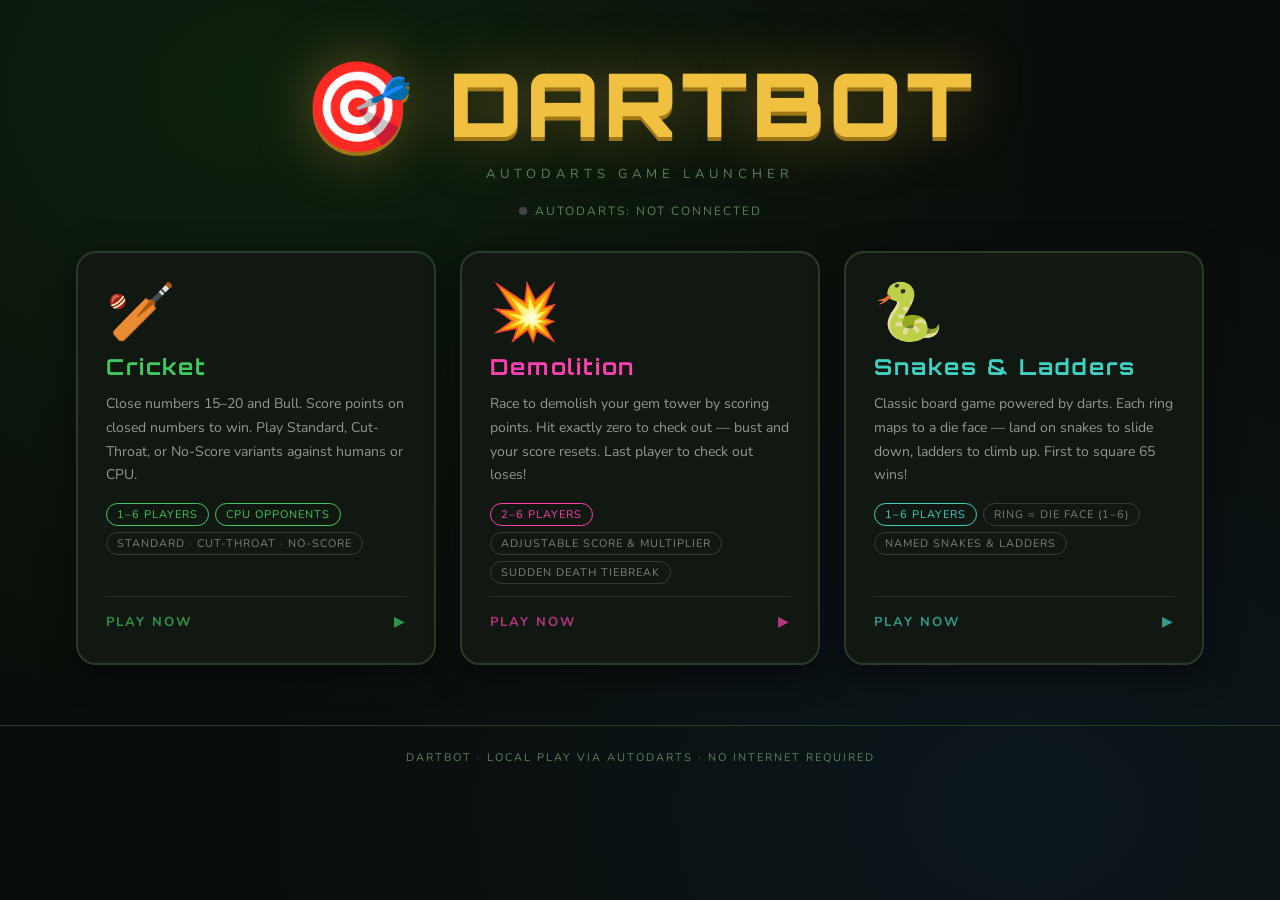
<file: index.html>
<!DOCTYPE html>
<html lang="en">
<head>
<meta charset="UTF-8">
<meta name="viewport" content="width=device-width, initial-scale=1.0">
<title>DartBot — Autodarts Games</title>
<link href="https://fonts.googleapis.com/css2?family=Orbitron:wght@700;900&family=Nunito:wght@400;700;900&display=swap" rel="stylesheet">
<link rel="stylesheet" href="assets/css/game.css">
<script src="assets/js/autodarts.js"></script>
<style>
:root {
  --bg: #0a0e0a;
  --surface: #111811;
  --border: #2a3a2a;
  --gold: #f0c040;
  --gold2: #a07818;
  --green: #40e880;
  --text: #e8f0e8;
  --muted: #608060;
}

body {
  background: var(--bg);
  color: var(--text);
  font-family: 'Nunito', sans-serif;
  min-height: 100vh;
  overflow-y: auto;
  background-image:
    radial-gradient(ellipse at 20% 10%, rgba(40,160,40,.12), transparent 55%),
    radial-gradient(ellipse at 80% 90%, rgba(20,80,160,.12), transparent 55%);
}

/* ── HEADER ─── */
.header {
  display: flex;
  flex-direction: column;
  align-items: center;
  padding: 48px 24px 32px;
  text-align: center;
}

.logo {
  font-family: 'Orbitron', sans-serif;
  font-size: clamp(40px, 8vw, 88px);
  font-weight: 900;
  color: var(--gold);
  text-shadow: 0 4px 0 var(--gold2), 0 0 60px rgba(240,192,64,.35);
  letter-spacing: 4px;
}

.tagline {
  font-size: 13px;
  letter-spacing: 5px;
  text-transform: uppercase;
  color: var(--muted);
  margin-top: 6px;
}

.ws-bar {
  display: flex;
  align-items: center;
  gap: 8px;
  font-size: 12px;
  letter-spacing: 2px;
  text-transform: uppercase;
  color: var(--muted);
  margin-top: 20px;
}

/* ── GAME CARDS ─── */
.games-grid {
  display: grid;
  grid-template-columns: repeat(auto-fit, minmax(280px, 360px));
  gap: 24px;
  justify-content: center;
  padding: 0 24px 60px;
  max-width: 1200px;
  margin: 0 auto;
}

.game-card {
  background: var(--surface);
  border: 2px solid var(--border);
  border-radius: 20px;
  padding: 32px 28px;
  display: flex;
  flex-direction: column;
  gap: 12px;
  text-decoration: none;
  color: var(--text);
  transition: all .2s;
  box-shadow: 0 8px 32px rgba(0,0,0,.5);
  cursor: pointer;
  position: relative;
  overflow: hidden;
}

.game-card::before {
  content: '';
  position: absolute;
  top: 0; left: 0; right: 0;
  height: 4px;
  background: var(--card-accent, var(--gold));
  opacity: 0;
  transition: opacity .2s;
}

.game-card:hover {
  transform: translateY(-4px);
  border-color: var(--card-accent, var(--gold));
  box-shadow: 0 16px 48px rgba(0,0,0,.6), 0 0 0 1px var(--card-accent, var(--gold));
}

.game-card:hover::before { opacity: 1; }

.card-icon {
  font-size: 56px;
  line-height: 1;
}

.card-title {
  font-family: 'Orbitron', sans-serif;
  font-size: 22px;
  font-weight: 700;
  letter-spacing: 2px;
  color: var(--card-accent, var(--gold));
}

.card-desc {
  font-size: 14px;
  line-height: 1.7;
  color: rgba(232,240,232,.6);
}

.card-tags {
  display: flex;
  flex-wrap: wrap;
  gap: 6px;
  margin-top: 4px;
}

.tag {
  font-size: 11px;
  letter-spacing: 1px;
  text-transform: uppercase;
  padding: 3px 10px;
  border-radius: 20px;
  border: 1px solid rgba(255,255,255,.15);
  color: rgba(255,255,255,.45);
}

.tag.accent {
  border-color: var(--card-accent, var(--gold));
  color: var(--card-accent, var(--gold));
}

.card-play {
  display: flex;
  align-items: center;
  justify-content: space-between;
  margin-top: auto;
  padding-top: 16px;
  border-top: 1px solid var(--border);
  font-size: 13px;
  font-weight: 700;
  letter-spacing: 2px;
  text-transform: uppercase;
  color: var(--card-accent, var(--gold));
  opacity: .7;
  transition: opacity .2s;
}

.game-card:hover .card-play { opacity: 1; }

/* ── FOOTER ─── */
.footer {
  text-align: center;
  padding: 24px;
  font-size: 11px;
  letter-spacing: 2px;
  color: var(--muted);
  text-transform: uppercase;
  border-top: 1px solid var(--border);
}
</style>
</head>
<body>

<div id="confetti"></div>

<header class="header">
  <div class="logo">🎯 DARTBOT</div>
  <div class="tagline">Autodarts Game Launcher</div>
  <div class="ws-bar">
    <div class="ws-dot" id="setup-ws-dot"></div>
    <span id="setup-ws-label">Autodarts: Not Connected</span>
  </div>
</header>

<main class="games-grid">

  <a class="game-card" href="games/cricket.html" style="--card-accent:#40c860;">
    <div class="card-icon">🏏</div>
    <div class="card-title">Cricket</div>
    <div class="card-desc">
      Close numbers 15–20 and Bull. Score points on closed numbers to win.
      Play Standard, Cut-Throat, or No-Score variants against humans or CPU.
    </div>
    <div class="card-tags">
      <span class="tag accent">1–6 players</span>
      <span class="tag accent">CPU opponents</span>
      <span class="tag">Standard · Cut-Throat · No-Score</span>
    </div>
    <div class="card-play">Play Now <span>▶</span></div>
  </a>

  <a class="game-card" href="games/Demolition.html" style="--card-accent:#ff40b0;">
    <div class="card-icon">💥</div>
    <div class="card-title">Demolition</div>
    <div class="card-desc">
      Race to demolish your gem tower by scoring points. Hit exactly zero to
      check out — bust and your score resets. Last player to check out loses!
    </div>
    <div class="card-tags">
      <span class="tag accent">2–6 players</span>
      <span class="tag">Adjustable score &amp; multiplier</span>
      <span class="tag">Sudden Death tiebreak</span>
    </div>
    <div class="card-play">Play Now <span>▶</span></div>
  </a>

  <a class="game-card" href="games/Snakes and Ladders.html" style="--card-accent:#40d0c0;">
    <div class="card-icon">🐍</div>
    <div class="card-title">Snakes &amp; Ladders</div>
    <div class="card-desc">
      Classic board game powered by darts. Each ring maps to a die face —
      land on snakes to slide down, ladders to climb up. First to square 65 wins!
    </div>
    <div class="card-tags">
      <span class="tag accent">1–6 players</span>
      <span class="tag">Ring = die face (1–6)</span>
      <span class="tag">Named snakes &amp; ladders</span>
    </div>
    <div class="card-play">Play Now <span>▶</span></div>
  </a>

</main>

<footer class="footer">
  DartBot · Local play via Autodarts · No internet required
</footer>

<script>
document.addEventListener('DOMContentLoaded', () => {
  initAutodarts(() => {}); // keep WS dot live on home screen
});
</script>
</body>
</html>
</file>
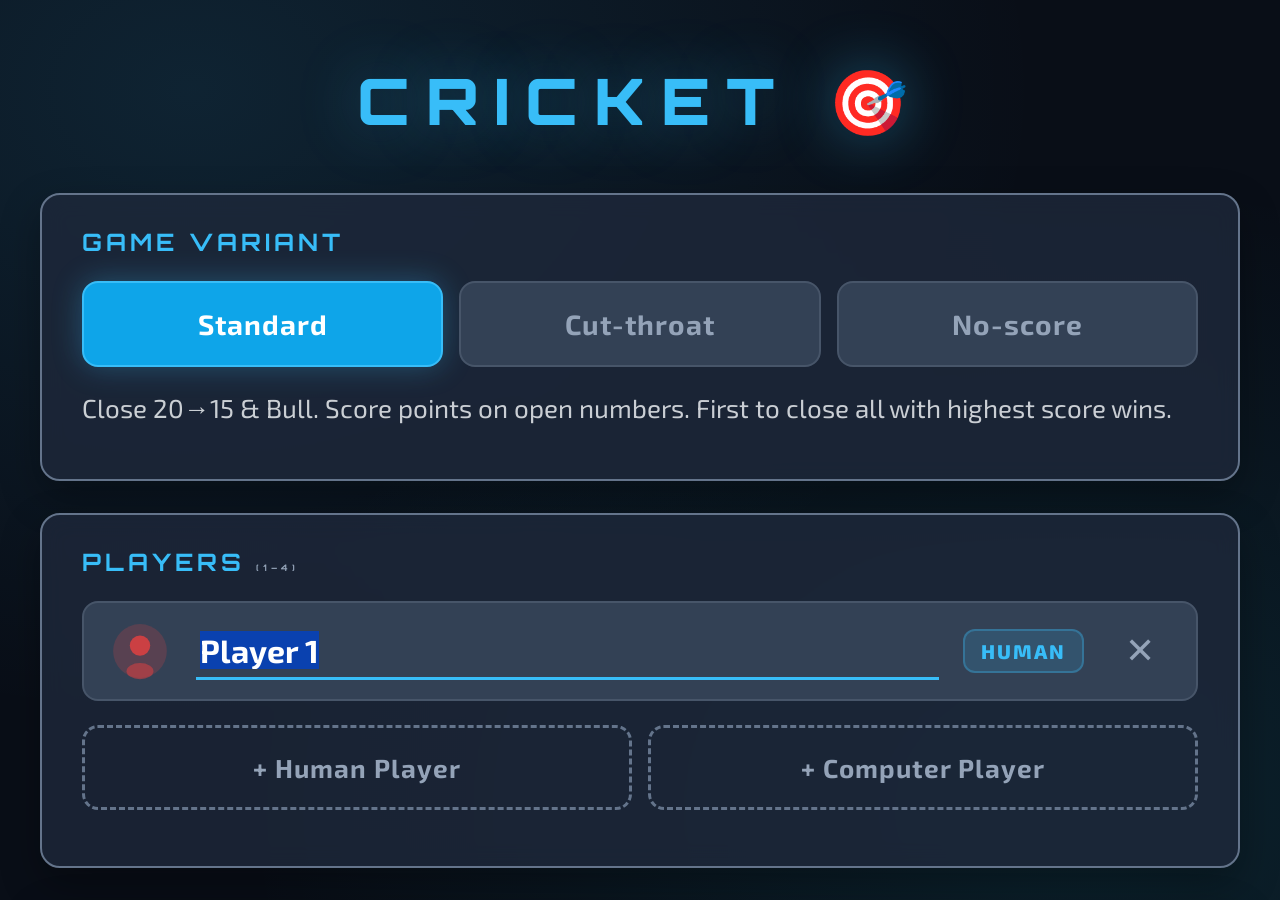
<file: games/cricket.html>
<!DOCTYPE html>
<html lang="en">
<head>
<meta charset="UTF-8">
<meta name="viewport" content="width=device-width, initial-scale=1.0">
<title>Cricket — Autodarts</title>
<link href="https://fonts.googleapis.com/css2?family=Orbitron:wght@400;700;900&family=Exo+2:wght@300;400;600;700;900&family=Share+Tech+Mono&display=swap" rel="stylesheet">
<link rel="stylesheet" href="../assets/css/game.css">
<script src="../assets/js/autodarts.js"></script>
<script src="../assets/js/utils.js"></script>
<script src="../assets/js/bots.js"></script>
<style>
/* ==============================================================
   TV OPTIMIZED STYLES (1080p, 10-foot distance)
   ============================================================== */
* { box-sizing: border-box; margin: 0; padding: 0; }
:root {
  color-scheme: dark;
  --bg: #090e17; /* Deep slate */
  --bg2: #0f172a;
  --surface: #1e293b;
  --surface2: #334155;
  --border: #475569;
  --border2: #64748b;
  --gold: #f59e0b;
  --gold-dim: #b45309;
  --text: #f8fafc;
  --muted: #94a3b8;
  --cyan: #22d3ee;
  --blue: #38bdf8;
  --blue2: #0ea5e9;
  --red: #ef4444;
  --red2: #991b1b;
  --white: #ffffff;
}
body {
  background: var(--bg);
  background-image:
    radial-gradient(ellipse at 15% 10%, rgba(56,189,248,.12) 0%, transparent 55%),
    radial-gradient(ellipse at 85% 90%, rgba(34,211,238,.1) 0%, transparent 55%);
  color: var(--text);
  font-family: 'Exo 2', sans-serif;
  height: 100vh;
  overflow: hidden;
  user-select: none;
}

.screen { display: none; width: 100vw; height: 100vh; }
.screen.active { display: flex; }

/* ===================== SETUP LOBBY ===================== */
#setup {
  flex-direction: column;
  align-items: center;
  justify-content: flex-start;
  padding: 60px 40px;
  overflow-y: auto;
  gap: 32px;
}
.setup-title {
  font-family: 'Orbitron', monospace;
  font-size: 64px; font-weight: 900;
  color: var(--blue);
  letter-spacing: 16px;
  text-shadow: 0 0 60px rgba(56,189,248,.4);
  flex-shrink: 0;
  margin-bottom: 20px;
}
.setup-title span { color: var(--gold); }

.setup-card {
  width: 100%; max-width: 1200px;
  background: rgba(30,41,59,.8);
  backdrop-filter: blur(12px);
  border: 2px solid var(--border2);
  border-radius: 20px;
  padding: 32px 40px;
  flex-shrink: 0;
  box-shadow: 0 16px 40px rgba(0,0,0,.3);
}
.setup-card h3 {
  font-family: 'Orbitron', monospace;
  font-size: 24px; letter-spacing: 4px;
  color: var(--blue);
  text-transform: uppercase;
  margin-bottom: 24px;
}

/* Variant Grid */
.variant-grid { display: flex; gap: 16px; flex-wrap: wrap; }
.variant-btn {
  flex: 1; min-width: 240px;
  padding: 24px;
  background: var(--surface2);
  border: 2px solid var(--border);
  border-radius: 16px;
  color: var(--muted);
  font-family: 'Exo 2', sans-serif;
  font-size: 28px; font-weight: 700;
  cursor: pointer; transition: all .2s;
  text-align: center; letter-spacing: 1px;
}
.variant-btn:hover { border-color: var(--blue); color: var(--text); }
.variant-btn.sel { background: var(--blue2); border-color: var(--blue); color: var(--white); box-shadow: 0 0 30px rgba(56,189,248,.3); }
.variant-desc {
  margin-top: 20px; font-size: 26px; color: rgba(248,250,252,.8);
  line-height: 1.6; min-height: 60px;
}

/* Players List */
#player-list { display: flex; flex-direction: column; gap: 16px; }
.player-row {
  display: flex; align-items: center; gap: 24px;
  background: var(--surface2);
  border: 2px solid var(--border);
  border-radius: 16px;
  padding: 16px 24px;
}
.pmini-wrap { width: 64px; height: 64px; flex-shrink: 0; }
.pmini-wrap svg { width: 64px; height: 64px; }
.player-row-name { font-size: 32px; font-weight: 700; color: var(--text); flex: 1; }
.player-row-badge {
  font-size: 20px; letter-spacing: 2px; font-weight: 800;
  padding: 8px 16px; border-radius: 12px;
}
.badge-human { background: rgba(56,189,248,.15); color: var(--blue); border: 2px solid rgba(56,189,248,.3); }
.badge-cpu { background: rgba(245,158,11,.15); color: var(--gold); border: 2px solid rgba(245,158,11,.3); }
.remove-btn {
  background: none; border: none; color: var(--muted); cursor: pointer;
  font-size: 36px; width: 64px; height: 64px;
  display: flex; align-items: center; justify-content: center;
  border-radius: 12px; transition: all .15s;
}
.remove-btn:hover { color: var(--red); background: rgba(239,68,68,.15); }

.add-btns { display: flex; gap: 16px; margin-top: 24px; }
.add-btn {
  flex: 1; padding: 24px;
  background: none; border: 3px dashed var(--border2);
  border-radius: 16px; color: var(--muted);
  font-family: 'Exo 2', sans-serif; font-size: 26px; font-weight: 700;
  cursor: pointer; transition: all .2s; letter-spacing: 1px;
}
.add-btn:hover { border-color: var(--blue); color: var(--blue); background: rgba(56,189,248,.05); }
.add-btn:disabled { opacity: .3; cursor: not-allowed; }

/* Player name input */
.player-name-input {
  flex: 1; background: transparent;
  border: none; border-bottom: 3px solid var(--border2);
  color: var(--text); font-family: 'Exo 2', sans-serif;
  font-size: 32px; font-weight: 700;
  padding: 8px 4px; outline: none;
}
.player-name-input::placeholder { color: var(--muted); }
.player-name-input:focus { border-bottom-color: var(--blue); }

/* Start Btn */
.start-btn {
  width: 100%; max-width: 1200px;
  padding: 32px;
  background: linear-gradient(135deg, #0ea5e9, #0284c7);
  border: none;
  border-radius: 20px;
  color: var(--white);
  font-family: 'Orbitron', monospace;
  font-size: 40px; letter-spacing: 8px; font-weight: 900;
  cursor: pointer;
  box-shadow: 0 12px 0 #0369a1, 0 20px 40px rgba(14,165,233,.4);
  transition: all .2s; flex-shrink: 0;
  text-shadow: 0 2px 10px rgba(0,0,0,.3);
  margin-top: 10px;
}
.start-btn:hover { transform: translateY(-4px); box-shadow: 0 16px 0 #0369a1, 0 24px 50px rgba(14,165,233,.5); }
.start-btn:active { transform: translateY(8px); box-shadow: 0 4px 0 #0369a1, 0 10px 20px rgba(14,165,233,.4); }
.start-btn:disabled { opacity: .4; cursor: not-allowed; transform: none; box-shadow: none; }

/* Recent Players */
.recent-players { margin-top: 24px; display: flex; flex-wrap: wrap; align-items: center; gap: 12px; }
.recent-label { font-size: 20px; letter-spacing: 2px; text-transform: uppercase; color: var(--muted); margin-right: 8px; }
.recent-chip {
  background: var(--surface2); border: 2px solid var(--border2);
  border-radius: 30px; padding: 12px 24px;
  color: var(--text); font-family: 'Exo 2', sans-serif;
  font-size: 22px; font-weight: 700; cursor: pointer;
  transition: all .15s; display: flex; align-items: center; gap: 12px;
}
.recent-chip:hover { border-color: var(--blue); color: var(--blue); background: rgba(56,189,248,.1); }
.chip-stat { font-size: 16px; color: var(--muted); font-weight: 400; }

/* Setup Misc (CPU Modal, WS) */
#cpu-modal {
  display: none; position: fixed; inset: 0;
  background: rgba(0,0,0,.85); backdrop-filter: blur(8px);
  z-index: 200; align-items: center; justify-content: center;
}
#cpu-modal.open { display: flex; }
.cpu-modal-box {
  background: var(--bg2);
  border: 2px solid var(--border2);
  border-radius: 24px; padding: 40px;
  width: min(800px, 92vw); max-height: 85vh; overflow-y: auto;
}
.cpu-modal-box h2 {
  font-family: 'Orbitron', monospace; font-size: 24px;
  letter-spacing: 4px; color: var(--blue); margin-bottom: 24px;
}
.cpu-grid { display: grid; grid-template-columns: repeat(auto-fill, minmax(200px, 1fr)); gap: 16px; }
.cpu-pick-card {
  background: var(--surface); border: 2px solid var(--border2);
  border-radius: 16px; padding: 24px 20px;
  cursor: pointer; transition: all .18s;
  text-align: center; display: flex; flex-direction: column; align-items: center; gap: 12px;
}
.cpu-pick-card:hover { border-color: var(--gold); transform: translateY(-4px); box-shadow: 0 12px 30px rgba(245,158,11,.15); }
.cpu-pick-name { font-size: 24px; font-weight: 800; color: var(--text); }
.cpu-pick-mpr { font-size: 18px; color: var(--blue); font-weight: 700; }
.cpu-mpr-bar { width: 100%; height: 8px; background: var(--surface2); border-radius: 4px; overflow: hidden; }
.cpu-mpr-fill { height: 100%; background: linear-gradient(90deg, var(--blue2), var(--blue)); border-radius: 4px; }
.cpu-modal-cancel {
  margin-top: 24px; width: 100%; padding: 20px;
  background: none; border: 2px solid var(--border2);
  border-radius: 16px; color: var(--muted);
  font-family: 'Exo 2', sans-serif; font-size: 24px; font-weight: 700;
  cursor: pointer; transition: all .2s;
}
.cpu-modal-cancel:hover { border-color: var(--red); color: var(--red); }

.ws-row { display: flex; align-items: center; gap: 12px; }
.ws-dot { width: 16px; height: 16px; border-radius: 50%; background: #222; transition: background .3s; flex-shrink: 0; }
.ws-dot.on { background: var(--cyan); box-shadow: 0 0 16px var(--cyan); }
.ws-label { font-size: 26px; color: var(--muted); }
.voice-select {
  width: 100%; background: var(--surface2); border: 2px solid var(--border2);
  border-radius: 12px; color: var(--text);
  font-family: 'Exo 2', sans-serif; font-size: 26px;
  padding: 16px; outline: none; cursor: pointer;
}
.voice-select:focus { border-color: var(--blue); }
/* Let the browser handle option styling natively with color-scheme dark */

/* ===================== GAME SCREEN ===================== */
#game { flex-direction: row; height: 100vh; overflow: hidden; }

/* ---- SCOREBOARD ---- */
#scoreboard {
  flex: 1; display: flex; flex-direction: column;
  padding: 24px 16px 16px 24px; overflow: hidden; min-width: 0;
}
.sb-top { display: grid; margin-bottom: 12px; gap: 4px; }
.sb-num-label {
  font-family: 'Orbitron', monospace; font-size: 32px;
  letter-spacing: 4px; color: var(--muted);
  display: flex; align-items: flex-end; justify-content: center;
  padding-bottom: 8px;
}
.sb-player-hdr {
  display: flex; flex-direction: column; align-items: center;
  padding: 16px 8px 12px; border-radius: 16px 16px 0 0;
  border-bottom: 4px solid transparent; transition: all .25s; gap: 6px;
}
.sb-player-hdr.active-col { background: rgba(56,189,248,.05); border-bottom-color: var(--blue); }
.sb-active-dot {
  width: 16px; height: 16px; border-radius: 50%;
  background: var(--blue); box-shadow: 0 0 20px var(--blue);
  opacity: 0; transition: opacity .25s;
}
.sb-player-hdr.active-col .sb-active-dot { opacity: 1; }
.sb-score-big { font-family: 'Orbitron', monospace; font-weight: 900; color: var(--gold); line-height: 1; transition: color .3s; }
.sb-score-big.leading { color: var(--blue); text-shadow: 0 0 20px rgba(56,189,248,.3); }
.sb-mpr { font-family: 'Share Tech Mono', monospace; color: #9abfe8; line-height: 1; }
.sb-pname {
  font-size: 32px; font-weight: 800; color: var(--text);
  letter-spacing: 1px; white-space: nowrap; overflow: hidden;
  text-overflow: ellipsis; max-width: 100%; text-align: center;
  margin-top: 8px;
}
.sb-player-hdr.active-col .sb-pname { color: var(--blue); }
.cpu-tag { font-size: 16px; color: var(--gold); letter-spacing: 2px; font-weight: 700; opacity: .8; }

/* rows */
.sb-body { display: flex; flex-direction: column; flex: 1; overflow: hidden; }
.sb-row { display: grid; align-items: stretch; gap: 4px; flex: 1; border-bottom: 2px solid rgba(51,65,85,.6); }
.sb-row:last-child { border-bottom: none; }
.sb-num-cell {
  display: flex; align-items: center; justify-content: center;
  font-family: 'Orbitron', monospace; font-weight: 900;
  color: var(--text); text-shadow: 0 4px 10px rgba(0,0,0,.5);
}
.sb-num-cell.num-closed-all { color: var(--red); text-decoration: line-through; opacity: 0.7; }
.sb-row.all-closed { background: rgba(239,68,68,.05); }
.sb-row.all-closed .sb-num-cell { color: var(--red); }

.sb-mark-cell {
  display: flex; align-items: center; justify-content: center;
  position: relative; transition: background .2s;
  border-radius: 8px;
}
.sb-mark-cell.just-hit { animation: cellFlash .6s ease-out; }
@keyframes cellFlash { 0% { background: rgba(56,189,248,.3); } 100% { background: transparent; } }
.sb-mark-cell.just-scored { animation: cellScore .6s ease-out; }
@keyframes cellScore { 0% { background: rgba(245,158,11,.3); } 100% { background: transparent; } }
.sb-mark-cell.closed-col { background: rgba(56,189,248,.03); }

.mark-wrap {
  display: flex; align-items: center; justify-content: center;
  width: 100%; height: 100%; padding: 8px 16px; position: relative;
}
.mark-line {
  position: absolute; left: 10%; right: 10%; height: 4px;
  background: var(--border2); top: 50%; transform: translateY(-50%); opacity: 0.5;
}
.mark-closed-line {
  position: absolute; left: 10%; right: 10%; height: 6px;
  background: var(--blue); top: 50%; transform: translateY(-50%);
  opacity: 0; transition: opacity .3s; box-shadow: 0 0 16px var(--blue);
}
.mark-closed-line.visible { opacity: 1; }
.mark-svg-wrap { position: relative; z-index: 1; display: flex; align-items: center; justify-content: center; }

/* ---- SIDE PANEL (WIDER FOR TV) ---- */
#side-panel {
  width: 480px; flex-shrink: 0;
  background: var(--surface);
  border-left: 2px solid var(--border2);
  display: flex; flex-direction: column;
  padding: 32px 24px; gap: 24px; overflow: hidden;
  box-shadow: -10px 0 30px rgba(0,0,0,.4);
}
.panel-label {
  font-family: 'Orbitron', monospace; font-size: 24px;
  letter-spacing: 4px; color: var(--muted);
  text-transform: uppercase; margin-bottom: 12px;
}

/* Dart slots */
.dart-slots { display: flex; gap: 12px; }
.dart-slot {
  flex: 1; background: var(--surface2); border: 2px solid var(--border);
  border-radius: 16px; padding: 24px 8px; text-align: center;
  font-family: 'Share Tech Mono', monospace; font-size: 24px; color: var(--muted);
  min-height: 140px; display: flex; flex-direction: column;
  align-items: center; justify-content: center; gap: 8px; transition: all .25s;
}
.dart-slot.hit { border-color: var(--blue); color: var(--blue); background: rgba(56,189,248,.08); box-shadow: 0 0 15px rgba(56,189,248,.15); }
.dart-slot.scored { border-color: var(--gold); color: var(--gold); background: rgba(245,158,11,.1); box-shadow: 0 0 15px rgba(245,158,11,.15); }
.dart-slot.miss { border-color: var(--red2); color: var(--muted); }
.dart-slot-label { font-size: 20px; color: var(--muted); letter-spacing: 2px; }
.dart-slot-val { font-size: 48px; font-weight: 700; line-height: 1.1; font-family: 'Orbitron', monospace; }

/* Turn Info */
.turn-info {
  background: var(--surface2); border: 2px solid var(--border);
  border-radius: 16px; padding: 32px 24px; text-align: center;
}
.turn-player { font-size: 48px; font-weight: 800; color: var(--text); white-space: nowrap; overflow: hidden; text-overflow: ellipsis; }
.turn-player.cpu-turn { color: var(--gold); }
.turn-sub { font-size: 22px; color: var(--muted); margin-top: 12px; font-weight: 600; text-transform: uppercase; letter-spacing: 2px; }

/* Target Suggestion */
.target-box { background: rgba(14,35,80,.5); border: 2px solid var(--blue2); border-radius: 16px; padding: 24px; text-align: center; }
.target-label { font-size: 20px; letter-spacing: 4px; color: var(--muted); }
.target-val { font-family: 'Orbitron', monospace; font-size: 72px; font-weight: 900; color: var(--blue); margin-top: 8px; text-shadow: 0 0 30px rgba(56,189,248,.5); }

/* Round */
.round-box { background: var(--surface2); border: 2px solid var(--border); border-radius: 16px; padding: 24px; text-align: center; }
.round-num { font-family: 'Orbitron', monospace; font-size: 80px; font-weight: 900; color: var(--text); }
.round-sub { font-size: 22px; color: var(--muted); letter-spacing: 4px; margin-top: 4px; }

/* Variant Badge & Status */
.variant-badge {
  text-align: center; font-family: 'Orbitron', monospace; font-size: 24px;
  letter-spacing: 4px; color: var(--muted); padding: 16px;
  border: 2px solid var(--border); border-radius: 12px;
}
.game-ws { display: flex; align-items: center; gap: 12px; margin-top: auto; }
.end-btn {
  padding: 24px; background: none; border: 2px solid var(--border2);
  border-radius: 16px; color: var(--muted); font-family: 'Exo 2', sans-serif;
  font-size: 28px; font-weight: 700; cursor: pointer; transition: all .2s; letter-spacing: 1px;
}
.end-btn:hover { border-color: var(--red); color: var(--white); background: var(--red); }

/* ===================== WINNER SCREEN ===================== */
#winner { flex-direction: column; align-items: center; justify-content: center; gap: 40px; }
.win-card {
  background: rgba(30,41,59,.9); backdrop-filter: blur(12px); border: 4px solid var(--gold);
  border-radius: 40px; padding: 80px 100px; text-align: center;
  animation: winPop .6s cubic-bezier(.34,1.56,.64,1);
  box-shadow: 0 0 80px rgba(245,158,11,.3);
}
@keyframes winPop { from { transform: scale(.5); opacity: 0; } to { transform: scale(1); opacity: 1; } }
.win-trophy { font-size: 140px; margin-bottom: 24px; line-height: 1; filter: drop-shadow(0 10px 20px rgba(0,0,0,.5)); }
.win-label { font-family: 'Orbitron', monospace; font-size: 32px; letter-spacing: 12px; color: var(--muted); margin-bottom: 20px; }
.win-name { font-family: 'Orbitron', monospace; font-size: 80px; font-weight: 900; color: var(--gold); text-shadow: 0 0 40px rgba(245,158,11,.6); }
.win-score { font-family: 'Share Tech Mono', monospace; font-size: 32px; color: var(--text); margin-top: 24px; }

.winner-layout { display: flex; flex-direction: column; align-items: center; gap: 32px; max-width: 1400px; width: 90%; padding: 40px; }
#win-others { display: flex; flex-wrap: wrap; gap: 24px; justify-content: center; width: 100%; }
.win-other-card {
  background: var(--surface); border: 2px solid var(--border2);
  border-radius: 20px; padding: 32px 40px; text-align: center; flex: 1; min-width: 250px;
}
.win-other-name { font-size: 32px; font-weight: 700; color: var(--text); }
.win-other-score { font-size: 24px; color: var(--blue); margin-top: 12px; font-family: 'Share Tech Mono', monospace; }

.win-buttons { display: flex; gap: 24px; flex-wrap: wrap; justify-content: center; width: 100%; margin-top: 32px; }
.win-btn {
  flex: 1; min-width: 300px; padding: 32px 40px;
  background: var(--surface); border: 2px solid var(--border2);
  border-radius: 16px; color: var(--text);
  font-family: 'Orbitron', monospace; font-size: 28px; letter-spacing: 4px;
  cursor: pointer; transition: all .2s; font-weight: 700;
}
.win-btn:hover { border-color: var(--blue); color: var(--blue); }
.win-btn-primary { background: linear-gradient(135deg, #0ea5e9, #0284c7); border: none; color: var(--white); box-shadow: 0 8px 20px rgba(14,165,233,.3); }
.win-btn-primary:hover { transform: translateY(-4px); box-shadow: 0 16px 30px rgba(14,165,233,.4); color: var(--white); }
.win-btn-danger:hover { border-color: var(--red); color: var(--white); background: var(--red); }

/* Announcements */
#announce {
  position: fixed; top: 50%; left: 50%; transform: translate(-50%, -50%);
  z-index: 300; pointer-events: none; font-family: 'Orbitron', monospace; font-weight: 900;
  text-align: center; opacity: 0; transition: opacity .2s; font-size: 140px;
  text-shadow: 0 0 80px currentColor, 0 10px 30px rgba(0,0,0,.6);
}
#announce.show { opacity: 1; }
</style>
</head>
<body>

<!-- SETUP -->
<div id="setup" class="screen active">
  <div class="setup-title">CRICKET <span>🎯</span></div>

  <div class="setup-card">
    <h3>Game Variant</h3>
    <div class="variant-grid">
      <button class="variant-btn sel" data-v="standard" onclick="selectVariant('standard',this)">Standard</button>
      <button class="variant-btn" data-v="cutthroat" onclick="selectVariant('cutthroat',this)">Cut-throat</button>
      <button class="variant-btn" data-v="noscore" onclick="selectVariant('noscore',this)">No-score</button>
    </div>
    <div class="variant-desc" id="variant-desc">Close 20→15 & Bull. Score points on open numbers. First to close all with highest score wins.</div>
  </div>

  <div class="setup-card">
    <h3>Players <span id="player-count-label" style="color:var(--muted);font-size:9px;">(1–4)</span></h3>
    <div id="player-list"></div>
    <div class="add-btns">
      <button class="add-btn" id="add-human-btn" onclick="addHumanPlayer()">+ Human Player</button>
      <button class="add-btn" id="add-cpu-btn" onclick="openCpuModal()">+ Computer Player</button>
    </div>
    <div id="recent-players" class="recent-players"></div>
  </div>

  <div class="setup-card">
    <h3>Connection</h3>
    <div class="ws-row">
      <div class="ws-dot" id="setup-ws-dot"></div>
      <div class="ws-label" id="setup-ws-label">Autodarts: Not Connected</div>
    </div>
    <div style="margin-top:12px;">
      <div class="ws-label" style="margin-bottom:6px;letter-spacing:1px;">Caller Voice</div>
      <select id="voice-picker" class="voice-select" onchange="setVoice(this.value)">
        <option>Loading voices…</option>
      </select>
    </div>
  </div>

  <button class="start-btn" id="start-btn" onclick="startGame()" disabled>START GAME</button>
</div>

<!-- CPU MODAL -->
<div id="cpu-modal">
  <div class="cpu-modal-box">
    <h2>SELECT OPPONENT</h2>
    <div class="cpu-grid" id="cpu-grid"></div>
    <button class="cpu-modal-cancel" onclick="closeCpuModal()">Cancel</button>
  </div>
</div>

<!-- GAME -->
<div id="game" class="screen">
  <div id="scoreboard">
    <div class="sb-top" id="sb-top"></div>
    <div class="sb-body" id="sb-body"></div>
  </div>
  <div id="side-panel">
    <div>
      <div class="panel-label">Current Turn</div>
      <div class="turn-info">
        <div class="turn-player" id="turn-player-name">—</div>
        <div class="turn-sub" id="turn-sub">Throw your darts</div>
      </div>
    </div>
    <div>
      <div class="panel-label">Darts</div>
      <div class="dart-slots" id="dart-slots">
        <div class="dart-slot" id="ds0"><div class="dart-slot-label">1ST</div><div class="dart-slot-val">—</div></div>
        <div class="dart-slot" id="ds1"><div class="dart-slot-label">2ND</div><div class="dart-slot-val">—</div></div>
        <div class="dart-slot" id="ds2"><div class="dart-slot-label">3RD</div><div class="dart-slot-val">—</div></div>
      </div>
    </div>
    <div>
      <div class="panel-label">Aim For</div>
      <div class="target-box">
        <div class="target-label">TARGET</div>
        <div class="target-val" id="target-val">20</div>
      </div>
    </div>
    <div>
      <div class="panel-label">Round</div>
      <div class="round-box">
        <div class="round-num" id="round-num">1</div>
        <div class="round-sub">ROUND</div>
      </div>
    </div>
    <div class="variant-badge" id="game-variant-badge">STANDARD</div>
    <div class="game-ws">
      <div class="ws-dot" id="game-ws-dot"></div>
      <div class="ws-label" id="game-ws-label">Not Connected</div>
    </div>
    <button class="end-btn" onclick="endGame()">End Game</button>
  </div>
</div>

<!-- WINNER -->
<div id="winner" class="screen">
  <div class="winner-layout">
    <div class="win-card">
      <div class="win-trophy">🏆</div>
      <div class="win-label">WINNER</div>
      <div class="win-name" id="win-name">—</div>
      <div class="win-score" id="win-details">—</div>
    </div>
    <div id="win-others"></div>
    <div class="win-buttons">
      <button class="win-btn win-btn-primary" onclick="nextLeg()">NEXT LEG</button>
      <button class="win-btn" onclick="goToSetup()">ADJUST SETTINGS</button>
      <button class="win-btn win-btn-danger" onclick="goToMenu()">MENU</button>
    </div>
  </div>
</div>

<div id="confetti"></div>
<div id="announce"></div>

<script>
// CPU_PLAYERS, makeFaceSVG, humanAvatarSVG — from bots.js
// PLAYER_COLORS, isMiss, segScore, dartSpeak, showScreen,
// initSpeech, speak, gAC, tone, noiz, sfx*, spawnConfetti — from utils.js

// =============================================
// SPEECH HELPERS
// =============================================
// What to say when a dart lands on num with multiplier mul
function dartName(num, mul){
  if(num === 25) return mul === 2 ? 'Bullseye' : 'Bull';
  if(mul === 3)  return `Treble ${num}`;
  if(mul === 2)  return `Double ${num}`;
  return String(num);
}
// Name to call out for a player (first name only for CPU)
function playerCallName(p){
  return p.isCpu ? p.name.split(' ')[0] : p.name;
}

// =============================================
// FULLSCREEN
// =============================================
function enterFullscreen(){
  const el = document.documentElement;
  if(el.requestFullscreen) el.requestFullscreen();
  else if(el.webkitRequestFullscreen) el.webkitRequestFullscreen();
  else if(el.mozRequestFullScreen) el.mozRequestFullScreen();
}
function exitFullscreen(){
  if(document.exitFullscreen) document.exitFullscreen().catch(()=>{});
  else if(document.webkitExitFullscreen) document.webkitExitFullscreen();
  else if(document.mozCancelFullScreen) document.mozCancelFullScreen();
}

// =============================================
// LOCAL STORAGE — player persistence
// Schema: { "name": { games, wins, marks, darts } }
// Future: mirror to Neon (serverless Postgres) via API
// =============================================
const LS_KEY = 'dartbot_players';

function getSavedPlayers(){
  try { return JSON.parse(localStorage.getItem(LS_KEY) || '{}'); }
  catch { return {}; }
}

function savePlayerStat(name, won, marksThrown, dartsThrown){
  const all = getSavedPlayers();
  if(!all[name]) all[name] = { games:0, wins:0, marks:0, darts:0 };
  all[name].games++;
  if(won) all[name].wins++;
  all[name].marks += marksThrown;
  all[name].darts += dartsThrown;
  try { localStorage.setItem(LS_KEY, JSON.stringify(all)); } catch {}
}

function savedMPR(stats){
  return stats.darts > 0
    ? (stats.marks / (stats.darts / 3)).toFixed(1)
    : '—';
}

// =============================================
// GAME CONFIG
// =============================================
const NUMBERS = [20,19,18,17,16,15,25]; // 25 = Bull
const VARIANTS = {
  standard:  'Close 20→15 & Bull. Score points on open numbers. Close all + highest score wins.',
  cutthroat: 'Opponents gain points when you hit their open numbers. Fewest points + all closed wins.',
  noscore:   'No points. First player to close all numbers wins.'
};
// PLAYER_COLORS — from utils.js

let gameVariant = 'standard';
let players = []; // {name, color, isCpu, cpuData, score, marks:{20:0..3,...}, dartsThrown, marksThrown}
let currentPlayer = 0;
let currentDarts = [];
let seenThrows = 0;
let turnEnded = false;
let gameActive = false;
let missTimer = null;
let round = 1;
let humanCount = 0;
let startingPlayer = 0;  // rotates each leg
let legNumber = 0;       // 0 = first game (random start)
// ws, connectWS, updateWSUI — from autodarts.js

function handleWS(data){
  if(!data || data.type !== 'state') return;
  const d = data.data || {};
  const throws = d.throws;
  const event = d.event || '';
  const numThrows = d.numThrows !== undefined ? d.numThrows : -1;
  const tc = Array.isArray(throws) ? throws.length : 0;

  // Only process human turns
  if(gameActive && !players[currentPlayer].isCpu){
    if(tc > seenThrows && !turnEnded){
      if(missTimer){ clearTimeout(missTimer); missTimer = null; }
      const seg = throws[seenThrows].segment || {};
      registerDart(seg);
      seenThrows = tc;
    }
    if(!turnEnded && numThrows > 0 && numThrows > seenThrows && tc === seenThrows){
      if(!missTimer) missTimer = setTimeout(() => {
        missTimer = null;
        if(seenThrows < numThrows && !turnEnded && gameActive){
          registerDart(null);
          seenThrows = numThrows;
        }
      }, 700);
    }
    if(event === 'Takeout finished' && numThrows === 0){
      if(missTimer){ clearTimeout(missTimer); missTimer = null; }
      seenThrows = 0;
      if(currentDarts.length > 0 || turnEnded) advanceTurn();
    }
  }
}

// =============================================
// SETUP UI
// =============================================
function selectVariant(v, btn){
  gameVariant = v;
  document.querySelectorAll('.variant-btn').forEach(b => b.classList.remove('sel'));
  btn.classList.add('sel');
  document.getElementById('variant-desc').textContent = VARIANTS[v];
  document.getElementById('game-variant-badge').textContent = v.toUpperCase();
}

function buildCpuGrid(){
  const g = document.getElementById('cpu-grid');
  g.innerHTML = CPU_PLAYERS.map(c => {
    const barW = Math.round((c.mpr / 6.5) * 100);
    return `<div class="cpu-pick-card" onclick="addCpuPlayer('${c.id}')">
      <div class="cpu-pick-name">${c.name}</div>
      <div class="cpu-pick-mpr">MPR ${c.mpr.toFixed(1)}</div>
      <div class="cpu-mpr-bar"><div class="cpu-mpr-fill" style="width:${barW}%"></div></div>
    </div>`;
  }).join('');
}

function openCpuModal(){
  if(players.length >= 4) return;
  document.getElementById('cpu-modal').classList.add('open');
}
function closeCpuModal(){
  document.getElementById('cpu-modal').classList.remove('open');
}

function addHumanPlayer(){
  if(players.length >= 4) return;
  humanCount++;
  const name = `Player ${humanCount}`;
  const color = PLAYER_COLORS[players.length % 6];
  players.push({name, color, isCpu:false, cpuData:null, score:0, marks:{20:0,19:0,18:0,17:0,16:0,15:0,25:0}, dartsThrown:0, marksThrown:0, cpuMissStreak:0});
  renderPlayerList();
  checkStartBtn();
  // Focus and select the new name field so user can type immediately
  setTimeout(() => {
    const inputs = document.querySelectorAll('.player-name-input');
    if(inputs.length){ inputs[inputs.length-1].focus(); inputs[inputs.length-1].select(); }
  }, 30);
}

function addCpuPlayer(id){
  if(players.length >= 4) return;
  const cpu = CPU_PLAYERS.find(c => c.id === id);
  if(!cpu) return;
  const color = PLAYER_COLORS[players.length % 6];
  players.push({name:cpu.name, color, isCpu:true, cpuData:cpu, score:0, marks:{20:0,19:0,18:0,17:0,16:0,15:0,25:0}, dartsThrown:0, marksThrown:0, cpuMissStreak:0});
  closeCpuModal();
  renderPlayerList();
  checkStartBtn();
}

function removePlayer(idx){
  players.splice(idx,1);
  renderPlayerList();
  renderRecentPlayers();
  checkStartBtn();
}

function renderPlayerList(){
  const list = document.getElementById('player-list');
  list.innerHTML = players.map((p,i) => `
    <div class="player-row">
      <div class="pmini-wrap">${p.isCpu ? makeFaceSVG(p.cpuData.face,34) : humanAvatarSVG(p.color,34)}</div>
      ${p.isCpu
        ? `<div class="player-row-name">${p.name}</div>`
        : `<input class="player-name-input" data-idx="${i}" value="${p.name.replace(/"/g,'&quot;')}" placeholder="Enter your name"/>`}
      <div class="player-row-badge ${p.isCpu ? 'badge-cpu' : 'badge-human'}">${p.isCpu ? `CPU ${p.cpuData.mpr.toFixed(1)}` : 'HUMAN'}</div>
      <button class="remove-btn" onclick="removePlayer(${i})">✕</button>
    </div>
  `).join('');
  // Attach live name-sync to each input
  list.querySelectorAll('.player-name-input').forEach(inp => {
    const idx = parseInt(inp.dataset.idx);
    inp.addEventListener('input', e => {
      players[idx].name = e.target.value.trim() || `Player ${idx + 1}`;
    });
  });
  const maxed = players.length >= 4;
  document.getElementById('add-human-btn').disabled = maxed;
  document.getElementById('add-cpu-btn').disabled = maxed;
  renderRecentPlayers();
}

// humanAvatarSVG — from bots.js

function renderRecentPlayers(){
  const saved = getSavedPlayers();
  const usedNames = new Set(players.filter(p => !p.isCpu).map(p => p.name));
  const suggestions = Object.keys(saved)
    .filter(n => !usedNames.has(n))
    .slice(0, 6);

  const el = document.getElementById('recent-players');
  if(!el) return;
  if(!suggestions.length){ el.innerHTML = ''; return; }

  el.innerHTML = '<span class="recent-label">Recent:</span>' +
    suggestions.map(n => {
      const s = saved[n];
      const mpr = savedMPR(s);
      const record = `${s.wins}W / ${s.games - s.wins}L`;
      return `<button class="recent-chip" onclick="addSavedPlayer(this, '${n.replace(/'/g,"\\'")}')">
        ${n}<span class="chip-stat">${mpr} MPR · ${record}</span>
      </button>`;
    }).join('');
}

function addSavedPlayer(btn, name){
  if(players.length >= 4) return;
  const color = PLAYER_COLORS[players.length % 6];
  humanCount++;
  players.push({name, color, isCpu:false, cpuData:null, score:0, marks:{20:0,19:0,18:0,17:0,16:0,15:0,25:0}, dartsThrown:0, marksThrown:0, cpuMissStreak:0});
  renderPlayerList();
  renderRecentPlayers();
  checkStartBtn();
}

function checkStartBtn(){
  document.getElementById('start-btn').disabled = players.length < 2;
}

// =============================================
// GAME START / LEG NAVIGATION
// =============================================
function startGame(){
  if(players.length < 2) return;
  // Sync names from any focused inputs before starting
  document.querySelectorAll('.player-name-input').forEach(inp => {
    const idx = parseInt(inp.dataset.idx);
    if(!isNaN(idx)) players[idx].name = inp.value.trim() || `Player ${idx+1}`;
  });
  legNumber = 0;
  startingPlayer = Math.floor(Math.random() * players.length);
  launchLeg();
}

function launchLeg(){
  document.getElementById('confetti').innerHTML = '';
  players.forEach(p => {
    p.score = 0;
    p.marks = {20:0,19:0,18:0,17:0,16:0,15:0,25:0};
    p.dartsThrown = 0;
    p.marksThrown = 0;
    p.cpuMissStreak = 0; // reset between legs
  });
  currentPlayer = startingPlayer;
  currentDarts = [];
  seenThrows = 0;
  turnEnded = false;
  gameActive = true;
  round = 1;

  buildScoreboard();
  showScreen('game');
  enterFullscreen();
  setTimeout(() => {
    updateScoreboard();
    startTurn();
  }, 100);
}

function nextLeg(){
  legNumber++;
  startingPlayer = (startingPlayer + 1) % players.length;
  launchLeg();
}

function goToSetup(){
  gameActive = false;
  exitFullscreen();
  document.getElementById('confetti').innerHTML = '';
  showScreen('setup');
}

function goToMenu(){
  gameActive = false;
  exitFullscreen();
  document.getElementById('confetti').innerHTML = '';
  window.location.href = '../index.html';
}

// =============================================
// SCOREBOARD BUILD
// =============================================
function buildScoreboard(){
  const n = players.length;
  const numColW = 160; 
  const colTemplate = `${numColW}px ` + players.map(() => '1fr').join(' ');

  // Header
  const top = document.getElementById('sb-top');
  top.style.gridTemplateColumns = colTemplate;

  let hdrHTML = `<div class="sb-num-label">#</div>`;
  players.forEach((p,i) => {
    const faceSize = 80;
    const scoreSize = n<=2 ? '96px' : n===3 ? '80px' : '64px';
    const mprSize = n<=2 ? '24px' : '20px';
    
    hdrHTML += `<div class="sb-player-hdr" id="phdr-${i}">
      <div class="sb-active-dot"></div>
      <div style="width:${faceSize}px;height:${faceSize}px;">${p.isCpu ? makeFaceSVG(p.cpuData.face,faceSize) : humanAvatarSVG(p.color,faceSize)}</div>
      <div class="sb-score-big" id="pscore-${i}" style="font-size:${scoreSize}">0</div>
      <div class="sb-mpr" id="pmpr-${i}" style="font-size:${mprSize}">MPR 0.00</div>
      <div class="sb-pname" title="${p.name}">${p.name}</div>
      ${p.isCpu ? `<div class="cpu-tag">CPU</div>` : ''}
    </div>`;
  });
  top.innerHTML = hdrHTML;

  // Rows
  const body = document.getElementById('sb-body');
  body.innerHTML = '';
  NUMBERS.forEach(num => {
    const row = document.createElement('div');
    row.className = 'sb-row';
    row.id = `row-${num}`;
    row.style.gridTemplateColumns = colTemplate;

    const cellSize = num === 25 ? '40px' : '84px';
    const numDisplay = num === 25 ? 'BULL' : num;

    let rowHTML = `<div class="sb-num-cell" id="numcell-${num}" style="font-size:${cellSize}">${numDisplay}</div>`;
    players.forEach((p,i) => {
      rowHTML += `<div class="sb-mark-cell" id="mcell-${num}-${i}">
        <div class="mark-wrap">
          <div class="mark-line"></div>
          <div class="mark-closed-line" id="closedline-${num}-${i}"></div>
          <div class="mark-svg-wrap" id="marksvg-${num}-${i}"></div>
        </div>
      </div>`;
    });
    row.innerHTML = rowHTML;
    body.appendChild(row);
  });
}

function updateScoreboard(){
  const n = players.length;
  const maxScore = Math.max(...players.map(p => p.score));

  players.forEach((p,i) => {
    // Score
    const scoreEl = document.getElementById(`pscore-${i}`);
    if(scoreEl){
      scoreEl.textContent = p.score;
      scoreEl.classList.toggle('leading', p.score === maxScore && maxScore > 0);
    }
    // MPR
    const mprEl = document.getElementById(`pmpr-${i}`);
    if(mprEl){
      const rounds = Math.max(1, Math.floor(p.dartsThrown/3) + (p.dartsThrown%3>0?1:0));
      const mpr = p.dartsThrown > 0 ? (p.marksThrown / Math.max(1,p.dartsThrown/3)).toFixed(2) : '0.00';
      mprEl.textContent = `MPR ${mpr}`;
    }
    // Active col
    document.getElementById(`phdr-${i}`)?.classList.toggle('active-col', i === currentPlayer);

    // Marks
    NUMBERS.forEach(num => {
      const marks = p.marks[num];
      const markEl = document.getElementById(`marksvg-${num}-${i}`);
      if(markEl) markEl.innerHTML = drawMarkSVG(marks);
      // closed line — show if closed
      const cl = document.getElementById(`closedline-${num}-${i}`);
      if(cl) cl.classList.toggle('visible', marks >= 3);
    });
  });

  // Number cells — red + strikethrough if all players closed
  NUMBERS.forEach(num => {
    const allClosed = players.every(p => p.marks[num] >= 3);
    const nc = document.getElementById(`numcell-${num}`);
    if(nc) nc.classList.toggle('num-closed-all', allClosed);
    const row = document.getElementById(`row-${num}`);
    if(row) row.classList.toggle('all-closed', allClosed);
  });

  // Target
  const t = getBestTarget(players[currentPlayer]);
  document.getElementById('target-val').textContent = t === 25 ? 'BULL' : t;

  // Round
  document.getElementById('round-num').textContent = round;
}

function drawMarkSVG(marks){
  if(marks === 0) return '';
  const s = 44, cx = s/2, cy = s/2, r = s*0.38;
  let svg = `<svg viewBox="0 0 ${s} ${s}" width="${s}" height="${s}" xmlns="http://www.w3.org/2000/svg">`;
  if(marks === 1){
    // Single slash /
    svg += `<line x1="${cx-r*.5}" y1="${cy+r*.7}" x2="${cx+r*.5}" y2="${cy-r*.7}" stroke="#60a5fa" stroke-width="2.8" stroke-linecap="round"/>`;
  } else if(marks === 2){
    // X
    svg += `<line x1="${cx-r*.55}" y1="${cy+r*.7}" x2="${cx+r*.55}" y2="${cy-r*.7}" stroke="#60a5fa" stroke-width="2.8" stroke-linecap="round"/>`;
    svg += `<line x1="${cx+r*.55}" y1="${cy+r*.7}" x2="${cx-r*.55}" y2="${cy-r*.7}" stroke="#60a5fa" stroke-width="2.8" stroke-linecap="round"/>`;
  } else if(marks >= 3){
    // Circle around X (closed)
    svg += `<line x1="${cx-r*.5}" y1="${cy+r*.65}" x2="${cx+r*.5}" y2="${cy-r*.65}" stroke="#f0a030" stroke-width="2.5" stroke-linecap="round"/>`;
    svg += `<line x1="${cx+r*.5}" y1="${cy+r*.65}" x2="${cx-r*.5}" y2="${cy-r*.65}" stroke="#f0a030" stroke-width="2.5" stroke-linecap="round"/>`;
    svg += `<circle cx="${cx}" cy="${cy}" r="${r*.85}" fill="none" stroke="#f0a030" stroke-width="2.5"/>`;
  }
  svg += '</svg>';
  return svg;
}

// =============================================
// TURN FLOW
// =============================================
function startTurn(){
  const p = players[currentPlayer];
  currentDarts = [];
  seenThrows = 0;
  turnEnded = false;
  resetDartSlots();
  updateScoreboard();

  const nameEl = document.getElementById('turn-player-name');
  nameEl.textContent = p.name;
  nameEl.classList.toggle('cpu-turn', p.isCpu);
  document.getElementById('turn-sub').textContent = p.isCpu ? 'Computer thinking...' : 'Throw your darts';

  if(p.isCpu){
    // 3s after human removes darts before CPU starts (name call already spoken in advanceTurn)
    setTimeout(() => runCpuTurn(), 3000);
  }
}

function advanceTurn(){
  if(!gameActive) return;
  if(missTimer){ clearTimeout(missTimer); missTimer = null; }

  // Next player
  let next = (currentPlayer + 1) % players.length;
  if(next === 0) round++;
  currentPlayer = next;

  // Update scoreboard before announcing
  updateScoreboard();
  setTimeout(() => {
    speak(playerCallName(players[currentPlayer]));
    startTurn();
  }, 600);
}

function resetDartSlots(){
  [0,1,2].forEach(i => {
    const el = document.getElementById(`ds${i}`);
    el.className = 'dart-slot';
    el.innerHTML = `<div class="dart-slot-label">${['1ST','2ND','3RD'][i]}</div><div class="dart-slot-val">—</div>`;
  });
}

function updateDartSlot(idx, label, cssClass){
  const el = document.getElementById(`ds${idx}`);
  if(!el) return;
  el.className = `dart-slot ${cssClass}`;
  el.innerHTML = `<div class="dart-slot-label">${['1ST','2ND','3RD'][idx]}</div><div class="dart-slot-val">${label}</div>`;
}

// =============================================
// DART REGISTRATION
// =============================================
function registerDart(seg){
  if(!gameActive || turnEnded || currentDarts.length >= 3) return;
  const p = players[currentPlayer];
  p.dartsThrown++;

  const num = seg ? Number(seg.number) : 0;
  const mul = seg ? Number(seg.multiplier || 1) : 0;
  const name = seg ? (seg.name || '').trim().toLowerCase() : '';

  // Miss check
  const isMiss = !seg || !num || isNaN(num) || !name || name==='?' || name==='miss' || /^m\d+$/.test(name);
  const isInPlay = !isMiss && NUMBERS.includes(num);

  const dartIdx = currentDarts.length;

  if(isMiss || !isInPlay){
    currentDarts.push({score:0, label:'Miss', num:0, mul:0});
    updateDartSlot(dartIdx, 'Miss', 'miss');
    sfxMiss();
    speak(isMiss ? 'Miss' : dartName(num, mul));
  } else {
    // Valid cricket number
    const marks = Math.min(mul, 3); // each dart gives 1-3 marks
    let marksToScore = 0;
    let marksToClose = 0;
    let scored = 0;
    const currentMarks = p.marks[num];

    // How many marks go towards closing vs scoring
    const needed = Math.max(0, 3 - currentMarks);
    marksToClose = Math.min(marks, needed);
    marksToScore = marks - marksToClose;

    // Check if others have closed this number
    const othersAllClosed = players.filter((_,i) => i !== currentPlayer).every(op => op.marks[num] >= 3);

    // Apply closing marks
    p.marks[num] = Math.min(3, currentMarks + marks);
    p.marksThrown += marks;

    // Score if we've closed and others haven't
    if(marksToScore > 0 && !othersAllClosed && gameVariant !== 'noscore'){
      if(gameVariant === 'standard'){
        scored = num * marksToScore;
        p.score += scored;
      } else if(gameVariant === 'cutthroat'){
        // opponents gain points
        players.forEach((op,i) => {
          if(i !== currentPlayer && op.marks[num] < 3){
            op.score += num * marksToScore;
          }
        });
      }
    }

    // Build label
    const label = num === 25 ? (mul===2?'Bullseye':'Bull') : (mul===3?`T${num}`:mul===2?`D${num}`:`${num}`);
    const cssClass = scored > 0 ? 'scored' : 'hit';
    currentDarts.push({score:scored, label, num, mul});
    updateDartSlot(dartIdx, label, cssClass);

    // Sound & speech
    const wasClosed = currentMarks >= 3;
    const nowClosed = p.marks[num] >= 3;
    const justClosed = !wasClosed && nowClosed;
    const justClosedAll = justClosed && othersAllClosed;

    const dn = dartName(num, mul);
    const numWord = num === 25 ? 'Bull' : String(num);
    if(wasClosed && !scored){
      sfxDeadDart();
      speak(dn);
    } else if(justClosedAll){
      sfxClose();
      speak(`Closed ${numWord}`);
    } else if(justClosed && scored > 0){
      sfxCloseAndScore();
      speak(`Opened ${numWord}`);
    } else if(justClosed){
      sfxClose();
      speak(`Opened ${numWord}`);
    } else if(scored > 0){
      sfxScore();
      speak(dn);
    } else {
      sfxHit();
      speak(dn);
    }

    // Flash cell
    const cell = document.getElementById(`mcell-${num}-${currentPlayer}`);
    if(cell){
      cell.classList.remove('just-hit','just-scored');
      void cell.offsetWidth;
      cell.classList.add(scored > 0 ? 'just-scored' : 'just-hit');
    }

    // Check win immediately on dart landing
    if(checkWin(currentPlayer)){
      updateScoreboard();
      turnEnded = true;
      endWithWinner(currentPlayer);
      return;
    }
  }

  updateScoreboard();

  // Auto-end after 3 darts
  if(currentDarts.length >= 3){
    turnEnded = true;
    // After 3rd dart speech finishes, say total score (~1.2s gap covers any announcement)
    const totalScore = p.score;
    if(totalScore > 0) setTimeout(() => speak(String(totalScore)), 1200);
  }
}

// =============================================
// CPU TURN
// =============================================
// Cricket numbers for miss-streak tracking
const CRICKET_SET = new Set([15,16,17,18,19,20,25]);

function runCpuTurn(){
  if(!gameActive) return;
  const p   = players[currentPlayer];
  const cpu = p.cpuData;
  const accuracy = (cpu.mpr - 0.9) / 5.1;

  // Round form: computed once per turn so all 3 darts share the same
  // hot/cold streak. Wide range for beginners, tight for elite.
  const formRange = 0.35 - accuracy * 0.25; // 0.35 → 0.10
  const roundForm = Math.max(0.3, Math.min(2.5,
    1 + (Math.random() * 2 - 1) * formRange
  ));

  let prevSeg = null; // reset each turn; missStreak carries across turns

  function doThrow(dartN, cb){
    if(!gameActive || turnEnded){ cb && cb(); return; }
    const target = getBestTarget(p);
    const seg = generateCpuThrow(target, cpu.mpr, {
      prevSeg,
      missStreak: p.cpuMissStreak,
      roundForm,
    });

    // Update persistent miss streak on this CPU player
    const hitCricket = seg && CRICKET_SET.has(seg.number);
    p.cpuMissStreak = hitCricket ? 0 : p.cpuMissStreak + 1;
    prevSeg = seg;

    registerDart(seg);
    cb && cb();
  }

  doThrow(0, () => {
    setTimeout(() => doThrow(1, () => {
      setTimeout(() => doThrow(2, () => {
        setTimeout(() => advanceTurn(), 800);
      }), 1000);
    }), 1000);
  });
}

// generateCpuThrow, getAdjacentNumbers — from bots.js

function getBestTarget(p){
  // Priority 1: close numbers highest-first, bull saved for last
  // (bull is hardest to hit — close 20→15 first to maximise scoring,
  //  then finish with bull as described in standard cricket strategy)
  const open = NUMBERS.filter(n => p.marks[n] < 3).sort((a,b) => {
    const va = a === 25 ? -1 : a;  // bull sorts to bottom
    const vb = b === 25 ? -1 : b;
    return vb - va;  // descending: 20, 19, 18, 17, 16, 15, bull
  });
  if(open.length > 0) return open[0];
  // Priority 2: all closed — score on highest open enemy number
  const scoring = NUMBERS.filter(n => {
    return p.marks[n] >= 3 && players.some((op,i) => i !== currentPlayer && op.marks[n] < 3);
  }).sort((a,b) => b - a);
  return scoring[0] || 20;
}

// =============================================
// WIN CHECK
// =============================================
function checkWin(idx){
  const p = players[idx];
  const allClosed = NUMBERS.every(n => p.marks[n] >= 3);
  if(!allClosed) return false;
  if(gameVariant === 'noscore') return true;
  if(gameVariant === 'cutthroat'){
    // fewest points + all closed
    const myScore = p.score;
    const othersClosed = players.filter((_,i) => i!==idx).every(op => {
      const theirAllClosed = NUMBERS.every(n => op.marks[n] >= 3);
      return theirAllClosed && op.score >= myScore;
    });
    return true; // simplified: first to close all with <= score of others
  }
  // Standard: all closed AND highest score
  const myScore = p.score;
  const highestScore = Math.max(...players.map(op => op.score));
  return myScore >= highestScore;
}

function endWithWinner(idx){
  gameActive = false;
  const winner = players[idx];
  sfxCheckout();
  speak(`${playerCallName(winner)} wins!`, true);

  const mprOf = p => p.dartsThrown > 0
    ? (p.marksThrown / Math.max(1, p.dartsThrown / 3)).toFixed(2)
    : '0.00';

  document.getElementById('win-name').textContent = winner.name;
  document.getElementById('win-details').textContent =
    `Score ${winner.score} · MPR ${mprOf(winner)}`;

  // Other players below
  document.getElementById('win-others').innerHTML = players
    .filter((_,i) => i !== idx)
    .map(p => `<div class="win-other-card">
      <div class="win-other-name">${p.name}</div>
      <div class="win-other-score">Score ${p.score} · MPR ${mprOf(p)}</div>
    </div>`)
    .join('');

  // Save stats for human players
  players.forEach((p, i) => {
    if(!p.isCpu) savePlayerStat(p.name, i === idx, p.marksThrown, p.dartsThrown);
  });

  spawnConfetti();
  showScreen('winner');
}

function endGame(){
  gameActive = false;
  exitFullscreen();
  document.getElementById('confetti').innerHTML = '';
  showScreen('setup');
}

// showScreen, gAC, tone, noiz — from utils.js

// Hit open number — short positive tick
function sfxHit(){
  const ctx=gAC(),t=ctx.currentTime;
  tone(660,'sine',t,.08,.15,ctx);
  tone(880,'sine',t+.06,.06,.08,ctx);
}
// Score points — brighter positive
function sfxScore(){
  const ctx=gAC(),t=ctx.currentTime;
  [440,554,659].forEach((f,i)=>tone(f,'triangle',t+i*.07,.15,.18,ctx));
}
// Close a number — satisfying
function sfxClose(){
  const ctx=gAC(),t=ctx.currentTime;
  [523,659,784].forEach((f,i)=>tone(f,'sine',t+i*.08,.2,.2,ctx));
  noiz(t,.1,.08,400,ctx);
}
// Close and score simultaneously
function sfxCloseAndScore(){
  const ctx=gAC(),t=ctx.currentTime;
  [523,659,784,1047].forEach((f,i)=>tone(f,'triangle',t+i*.07,.25,.2,ctx));
  tone(440,'square',t+.3,.2,.1,ctx);
}
// Dead dart / closed number or not in play
function sfxDeadDart(){
  const ctx=gAC(),t=ctx.currentTime;
  tone(220,'sawtooth',t,.12,.1,ctx);
  noiz(t,.08,.06,200,ctx);
}
// sfxMiss, sfxCheckout, sfxNext — from utils.js
// initSpeech, speak, spawnConfetti — from utils.js

// =============================================
// KEYBOARD TESTING
// =============================================
document.addEventListener('keydown', e => {
  if(!gameActive || players[currentPlayer].isCpu) return;
  if(e.key===' '||e.key==='Enter'){
    if(turnEnded||currentDarts.length>0) advanceTurn();
    return;
  }
  // Number keys for cricket numbers
  const numMap = {'0':null,'2':2,'3':3,'4':4,'5':5,'6':6,'7':7,'8':8,'9':9};
  // specific cricket numbers
  if(e.key==='q') registerDart({name:'T20',number:20,multiplier:3,bed:'Triple'});       // T20
  else if(e.key==='w') registerDart({name:'S20',number:20,multiplier:1,bed:'SingleOuter'}); // S20
  else if(e.key==='e') registerDart({name:'T19',number:19,multiplier:3,bed:'Triple'});
  else if(e.key==='r') registerDart({name:'S19',number:19,multiplier:1,bed:'SingleOuter'});
  else if(e.key==='t') registerDart({name:'T18',number:18,multiplier:3,bed:'Triple'});
  else if(e.key==='y') registerDart({name:'S18',number:18,multiplier:1,bed:'SingleOuter'});
  else if(e.key==='a') registerDart({name:'T17',number:17,multiplier:3,bed:'Triple'});
  else if(e.key==='s') registerDart({name:'S17',number:17,multiplier:1,bed:'SingleOuter'});
  else if(e.key==='d') registerDart({name:'T16',number:16,multiplier:3,bed:'Triple'});
  else if(e.key==='f') registerDart({name:'S16',number:16,multiplier:1,bed:'SingleOuter'});
  else if(e.key==='z') registerDart({name:'T15',number:15,multiplier:3,bed:'Triple'});
  else if(e.key==='x') registerDart({name:'S15',number:15,multiplier:1,bed:'SingleOuter'});
  else if(e.key==='b') registerDart({name:'D25',number:25,multiplier:2,bed:'Single'});  // Bullseye
  else if(e.key==='v') registerDart({name:'B25',number:25,multiplier:1,bed:'Single'}); // Outer bull
  else if(e.key==='0') registerDart(null); // miss
  else if(e.key==='1') registerDart({name:'S1',number:1,multiplier:1,bed:'SingleOuter'}); // non-cricket
});

// =============================================
// INIT
// =============================================
document.addEventListener('DOMContentLoaded', () => {
  buildCpuGrid();
  addHumanPlayer(); // start with one human (focuses name input)
  renderRecentPlayers();
  initSpeech();
  initAutodarts(handleWS);
  window.addEventListener('resize', () => { if(gameActive) updateScoreboard(); });
});
</script>
</body>
</html>
</file>
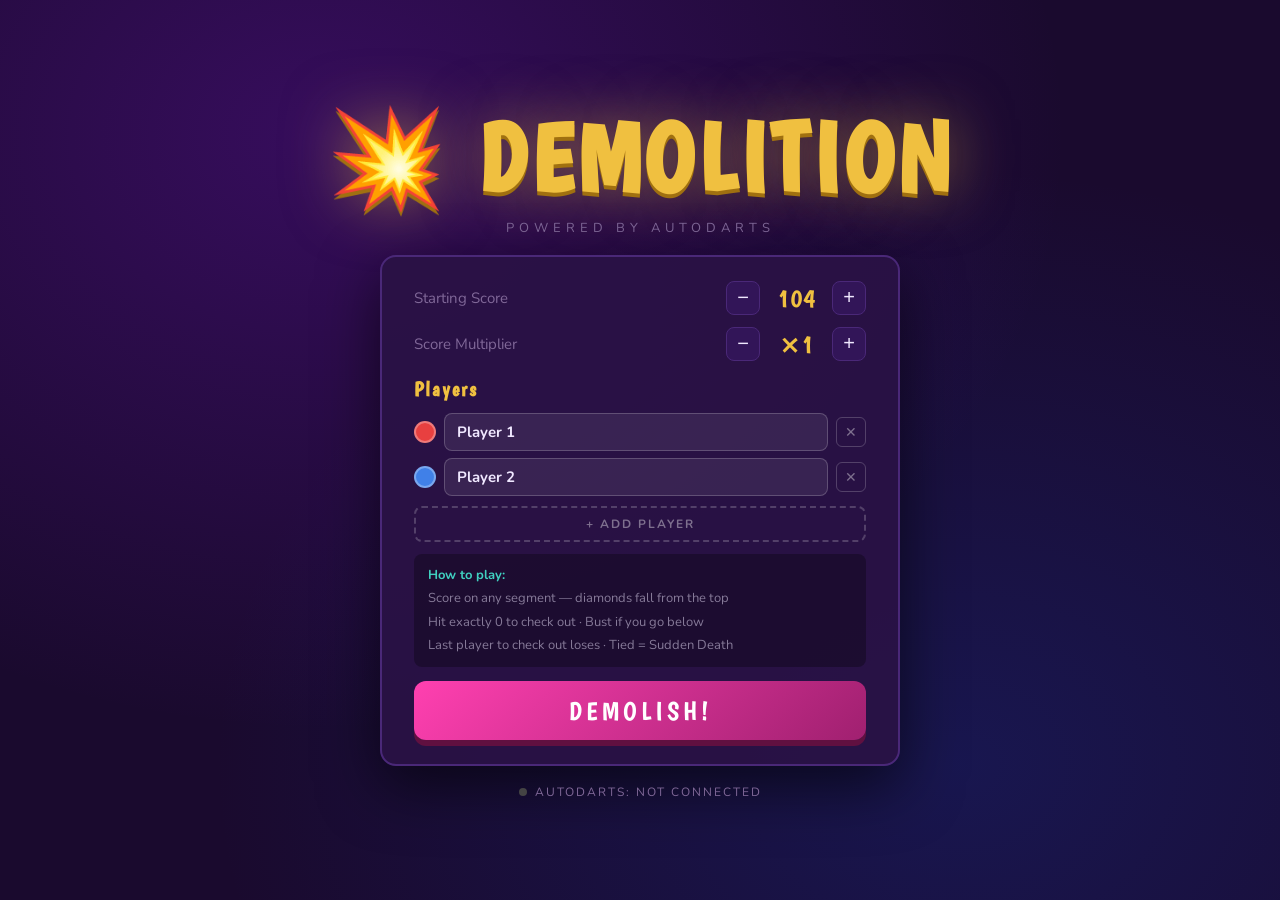
<file: games/Demolition.html>
<!DOCTYPE html>
<html lang="en">
<head>
<meta charset="UTF-8">
<meta name="viewport" content="width=device-width, initial-scale=1.0">
<title>💥 Demolition — Autodarts</title>
<link href="https://fonts.googleapis.com/css2?family=Boogaloo&family=Nunito:wght@400;700;900&family=Share+Tech+Mono&display=swap" rel="stylesheet">
<link rel="stylesheet" href="../assets/css/game.css">
<script src="../assets/js/autodarts.js"></script>
<script src="../assets/js/utils.js"></script>
<style>
*{box-sizing:border-box;margin:0;padding:0;}
:root{
  --bg:#1a0a2e;--surface:#2a1245;--surface2:#321558;--border:#4a2878;
  --gold:#f0c040;--gold2:#a07010;--pink:#ff40b0;--teal:#40d0c0;
  --text:#f0e8ff;--muted:#806898;--green:#40e080;--red:#e04040;
}
body{background:var(--bg);color:var(--text);font-family:'Nunito',sans-serif;height:100vh;overflow:hidden;
  background-image:radial-gradient(ellipse at 25% 15%,rgba(120,20,200,.3),transparent 55%),
                   radial-gradient(ellipse at 75% 85%,rgba(20,60,180,.25),transparent 55%);}
/* .screen system — from game.css */
#setup{flex-direction:column;align-items:center;justify-content:center;gap:18px;padding:20px;overflow-y:auto;}
.logo h1{font-family:'Boogaloo',sans-serif;font-size:clamp(52px,9vw,96px);color:var(--gold);
  text-shadow:0 4px 0 var(--gold2),0 0 60px rgba(240,192,64,.5);letter-spacing:4px;text-align:center;}
.logo p{font-size:13px;letter-spacing:5px;color:var(--muted);text-align:center;margin-top:4px;text-transform:uppercase;}
.setup-card{background:rgba(42,18,69,.92);border:2px solid var(--border);border-radius:16px;
  padding:24px 32px;width:100%;max-width:520px;box-shadow:0 20px 60px rgba(0,0,0,.6);}
.setup-card h2{font-family:'Boogaloo',sans-serif;font-size:20px;color:var(--gold);letter-spacing:2px;margin-bottom:12px;}
.option-row{display:flex;align-items:center;justify-content:space-between;margin-bottom:12px;}
.option-label{font-size:15px;color:var(--muted);}
.counter-row{display:flex;align-items:center;gap:10px;}
.cnt-btn{background:var(--surface2);border:1px solid var(--border);color:var(--text);width:34px;height:34px;border-radius:8px;font-size:20px;cursor:pointer;transition:all .15s;}
.cnt-btn:hover{border-color:var(--gold);color:var(--gold);}
.cnt-val{font-family:'Boogaloo',sans-serif;font-size:26px;color:var(--gold);min-width:52px;text-align:center;}
.player-list{display:flex;flex-direction:column;gap:7px;margin-bottom:10px;}
.player-row{display:flex;gap:8px;align-items:center;}
.color-dot{width:22px;height:22px;border-radius:50%;flex-shrink:0;border:2px solid rgba(255,255,255,.3);}
/* .player-input, .remove-btn — from game.css */
.player-input{font-family:'Nunito',sans-serif;} /* font override */
.add-btn{width:100%;background:none;border:2px dashed rgba(255,255,255,.2);color:rgba(255,255,255,.4);
  padding:8px;border-radius:8px;cursor:pointer;font-family:'Nunito',sans-serif;font-size:12px;
  font-weight:700;letter-spacing:2px;text-transform:uppercase;}
.add-btn:hover{border-color:var(--gold);color:var(--gold);}
.how-to{margin:12px 0 0;font-size:13px;color:rgba(240,232,255,.5);line-height:1.8;background:rgba(0,0,0,.3);border-radius:8px;padding:10px 14px;}
.how-to strong{color:var(--teal);}
.start-btn{width:100%;background:linear-gradient(135deg,var(--pink),#a02070);border:none;
  color:white;font-family:'Boogaloo',sans-serif;font-size:26px;letter-spacing:4px;
  padding:14px;border-radius:12px;cursor:pointer;transition:all .2s;margin-top:14px;
  box-shadow:0 6px 0 #601040;}
.start-btn:hover{transform:translateY(-2px);}
.ws-status{font-size:12px;letter-spacing:2px;color:var(--muted);display:flex;align-items:center;gap:8px;text-transform:uppercase;}
/* .ws-dot — from game.css */
#game{flex-direction:row;align-items:stretch;}
.towers-area{flex:1;display:flex;align-items:center;justify-content:space-evenly;padding:12px 8px;gap:4px;overflow:hidden;}
.tower-wrap{display:flex;flex-direction:column;align-items:center;gap:8px;flex:1;min-width:0;height:100%;justify-content:flex-start;padding-top:16px;}
.tower-score{font-family:'Boogaloo',sans-serif;font-size:clamp(32px,4vw,68px);line-height:1;text-align:center;color:white;flex-shrink:0;transition:color .3s;}
.tower-score.active{color:var(--gold);text-shadow:0 0 20px rgba(240,192,64,.5);}
.tower-score.checkout{color:var(--green);text-shadow:0 0 20px rgba(64,224,128,.6);}
.tower-svg-wrap{position:relative;flex:1;display:flex;align-items:flex-start;justify-content:center;width:100%;overflow:hidden;}
.tower-svg-wrap svg{width:auto;height:100%;max-height:calc(100vh - 110px);display:block;}
.gem{transition:opacity .1s;}
.gem.removing{animation:laserFade .2s ease-out forwards;}
@keyframes laserFade{0%{opacity:1;filter:brightness(4) saturate(2);transform-box:fill-box;transform-origin:center;transform:scale(1)}40%{filter:brightness(6);transform:scale(1.2)}100%{opacity:0;transform:scale(0.2);filter:brightness(1)}}
.gem.gone{opacity:0!important;pointer-events:none;}
.tower-overlay{position:absolute;top:25%;left:50%;transform:translate(-50%,-50%);pointer-events:none;z-index:10;white-space:nowrap;}
.bust-text{font-family:'Boogaloo',sans-serif;font-size:clamp(26px,3.5vw,52px);color:var(--red);text-shadow:0 3px 0 #800010,0 0 30px rgba(224,40,40,.8);letter-spacing:4px;opacity:0;animation:textPop .9s ease-out forwards;}
.checkout-text{font-family:'Boogaloo',sans-serif;font-size:clamp(18px,2.5vw,38px);color:var(--green);text-shadow:0 3px 0 #006030,0 0 30px rgba(64,224,128,.8);letter-spacing:3px;opacity:0;animation:textPop 1.3s ease-out forwards;text-align:center;line-height:1.3;}
@keyframes textPop{0%{opacity:0;transform:translate(-50%,-50%) scale(.3)}20%{opacity:1;transform:translate(-50%,-55%) scale(1.2)}60%{opacity:1;transform:translate(-50%,-60%) scale(1)}100%{opacity:0;transform:translate(-50%,-80%) scale(.9)}}
.side-panel{width:240px;flex-shrink:0;background:rgba(18,6,36,.9);border-left:2px solid var(--border);display:flex;flex-direction:column;}
.panel-header{padding:13px 15px;border-bottom:1px solid var(--border);}
.panel-title{font-family:'Boogaloo',sans-serif;font-size:20px;color:var(--gold);letter-spacing:2px;}
.panel-ws{display:flex;align-items:center;gap:6px;margin-top:3px;font-size:11px;color:var(--muted);letter-spacing:1px;}
.last-dart-area{padding:14px 15px;border-bottom:1px solid var(--border);text-align:center;}
.last-dart-val{font-family:'Boogaloo',sans-serif;font-size:52px;color:var(--pink);text-shadow:0 0 20px rgba(255,64,176,.4);line-height:1;}
.last-dart-lbl{font-size:11px;color:var(--muted);letter-spacing:2px;text-transform:uppercase;margin-top:2px;}
.dart-chips{display:flex;gap:5px;justify-content:center;margin-top:9px;}
.dc{background:var(--surface2);border:1px solid var(--border);border-radius:5px;padding:4px 8px;font-family:'Share Tech Mono',monospace;font-size:12px;color:var(--muted);min-width:38px;text-align:center;transition:all .2s;}
.dc.hit{border-color:var(--pink);color:var(--pink);background:rgba(255,64,176,.1);}
.rules{padding:11px 15px;border-bottom:1px solid var(--border);}
.rule{font-size:13px;color:rgba(240,232,255,.5);line-height:2;} .rule strong{color:var(--teal);}
.turn-area{padding:13px 15px;margin-top:auto;border-top:1px solid var(--border);}
.turn-name{font-family:'Boogaloo',sans-serif;font-size:21px;letter-spacing:2px;}
.turn-sub{font-size:14px;color:white;margin-top:3px;}
.skip-btn{margin-top:8px;width:100%;background:var(--surface2);border:1px solid var(--border);color:var(--muted);font-family:'Boogaloo',sans-serif;font-size:15px;letter-spacing:2px;padding:8px;border-radius:8px;cursor:pointer;transition:all .15s;}
.skip-btn:hover{border-color:var(--gold);color:var(--gold);}
.quit-btn{display:block;margin:0 12px 12px;background:none;border:1px solid var(--border);color:var(--muted);font-family:'Nunito',sans-serif;font-size:12px;letter-spacing:2px;text-transform:uppercase;padding:6px;border-radius:6px;cursor:pointer;width:calc(100% - 24px);transition:all .15s;}
.quit-btn:hover{color:var(--text);border-color:rgba(255,255,255,.3);}
#sudden-death{flex-direction:column;align-items:center;justify-content:center;gap:20px;background:radial-gradient(ellipse at 50% 40%,rgba(200,20,60,.3),transparent 70%);}
.sd-title{font-family:'Boogaloo',sans-serif;font-size:clamp(48px,8vw,96px);color:var(--red);text-shadow:0 4px 0 #800010,0 0 60px rgba(224,40,40,.5);letter-spacing:4px;animation:sdPulse 1s ease-in-out infinite;}
@keyframes sdPulse{0%,100%{transform:scale(1)}50%{transform:scale(1.04)}}
.sd-sub{font-size:18px;color:var(--muted);letter-spacing:2px;text-align:center;}
.sd-players{display:flex;gap:16px;flex-wrap:wrap;justify-content:center;}
.sd-player{background:var(--surface);border:2px solid var(--border);border-radius:12px;padding:18px 24px;text-align:center;min-width:130px;transition:all .3s;}
.sd-player.active{border-color:var(--gold);background:rgba(240,192,64,.08);box-shadow:0 0 20px rgba(240,192,64,.2);}
.sd-avatar{width:44px;height:44px;border-radius:50%;margin:0 auto 6px;display:flex;align-items:center;justify-content:center;font-size:18px;font-weight:900;color:white;}
.sd-name{font-family:'Boogaloo',sans-serif;font-size:18px;margin-bottom:4px;}
.sd-score{font-family:'Boogaloo',sans-serif;font-size:38px;color:var(--gold);}
#winner{flex-direction:column;align-items:center;justify-content:center;}
.win-card{background:var(--surface);border:3px solid var(--gold);border-radius:20px;padding:48px 68px;text-align:center;box-shadow:0 0 80px rgba(240,192,64,.25);animation:winPop .4s cubic-bezier(.34,1.56,.64,1);}
/* @keyframes winPop, bounce — from game.css */
.win-trophy{font-size:72px;display:block;margin-bottom:12px;animation:bounce 1s ease-in-out infinite;}
.win-label{font-size:12px;letter-spacing:5px;text-transform:uppercase;color:var(--muted);}
.win-name{font-family:'Boogaloo',sans-serif;font-size:clamp(40px,7vw,80px);letter-spacing:3px;text-shadow:0 0 40px currentColor;margin:6px 0;}
.win-sub{font-size:15px;color:var(--muted);letter-spacing:2px;margin-bottom:28px;}
.win-btns{display:flex;gap:12px;justify-content:center;}
.btn-gold{background:linear-gradient(135deg,var(--gold),var(--gold2));border:none;color:#111;font-family:'Boogaloo',sans-serif;font-size:20px;letter-spacing:3px;padding:13px 32px;border-radius:10px;cursor:pointer;transition:all .2s;box-shadow:0 4px 0 var(--gold2);}
.btn-gold:hover{transform:translateY(-2px);box-shadow:0 6px 0 var(--gold2);}
.btn-ghost{background:var(--surface2);border:1px solid var(--border);color:var(--muted);font-family:'Boogaloo',sans-serif;font-size:18px;letter-spacing:2px;padding:13px 24px;border-radius:10px;cursor:pointer;transition:all .15s;}
.btn-ghost:hover{border-color:var(--gold);color:var(--gold);}
/* #confetti, .cf, @keyframes cfall — from game.css */
</style>
</head>
<body>
<div id="confetti"></div>

<div id="setup" class="screen active">
  <div class="logo"><h1>💥 DEMOLITION</h1><p>Powered by Autodarts</p></div>
  <div class="setup-card">
    <div class="option-row">
      <span class="option-label">Starting Score</span>
      <div class="counter-row">
        <button class="cnt-btn" onclick="adjScore(-1)">−</button>
        <div class="cnt-val" id="score-val">104</div>
        <button class="cnt-btn" onclick="adjScore(1)">+</button>
      </div>
    </div>
    <div class="option-row" style="margin-bottom:16px;">
      <span class="option-label">Score Multiplier</span>
      <div class="counter-row">
        <button class="cnt-btn" onclick="adjMult(-1)">−</button>
        <div class="cnt-val" id="mult-val">×1</div>
        <button class="cnt-btn" onclick="adjMult(1)">+</button>
      </div>
    </div>
    <h2>Players</h2>
    <div class="player-list" id="player-list"></div>
    <button class="add-btn" id="add-btn">+ Add Player</button>
    <div class="how-to">
      <strong>How to play:</strong><br>
      Score on any segment — diamonds fall from the top<br>
      Hit exactly 0 to check out · Bust if you go below<br>
      Last player to check out loses · Tied = Sudden Death
    </div>
    <button class="start-btn" id="start-btn">DEMOLISH!</button>
  </div>
  <div class="ws-status"><div class="ws-dot" id="setup-ws-dot"></div><span id="setup-ws-label">Autodarts: Not Connected</span></div>
</div>

<div id="game" class="screen">
  <div class="towers-area" id="towers-area"></div>
  <div class="side-panel">
    <div class="panel-header"><div class="panel-title">💥 Demolition</div>
      <div class="panel-ws"><div class="ws-dot" id="game-ws-dot"></div><span id="game-ws-label">Manual Mode</span></div></div>
    <div class="last-dart-area">
      <div class="last-dart-val" id="last-dart-val">—</div>
      <div class="last-dart-lbl">Last Dart</div>
      <div class="dart-chips" id="dart-chips"><div class="dc">—</div><div class="dc">—</div><div class="dc">—</div></div>
    </div>
    <div class="rules">
      <div class="rule"><strong>Any hit</strong> demolishes diamonds</div>
      <div class="rule"><strong>Bust</strong> resets score</div>
      <div class="rule"><strong>Exactly 0</strong> = Checked Out!</div>
      <div class="rule"><strong>3 darts</strong> per turn</div>
    </div>
    <div class="turn-area">
      <div class="turn-name" id="turn-name" style="color:var(--gold)">Player 1</div>
      <div class="turn-sub" id="turn-sub">Throw 3 darts</div>
      <button class="skip-btn" onclick="skipTurn()">Next Player ▶</button>
    </div>
    <button class="quit-btn" onclick="quitGame()">↩ Quit</button>
  </div>
</div>

<div id="sudden-death" class="screen">
  <div class="sd-title">⚡ SUDDEN DEATH</div>
  <div class="sd-sub" id="sd-sub">One dart each!</div>
  <div class="sd-players" id="sd-players"></div>
</div>

<div id="winner" class="screen">
  <div class="win-card">
    <span class="win-trophy">🏆</span>
    <div class="win-label">Checked Out!</div>
    <div class="win-name" id="win-name">Player</div>
    <div class="win-sub">Demolition Champion!</div>
    <div class="win-btns">
      <button class="btn-gold" onclick="goHome()">Play Again</button>
      <button class="btn-ghost" onclick="goHome()">Home</button>
    </div>
  </div>
</div>

<script>
// ══ CONSTANTS ══
const GEM_LIST = [{"id": 0, "cx": 7, "cy": 12}, {"id": 1, "cx": 21, "cy": 12}, {"id": 2, "cx": 35, "cy": 12}, {"id": 3, "cx": 49, "cy": 12}, {"id": 4, "cx": 63, "cy": 12}, {"id": 5, "cx": 77, "cy": 12}, {"id": 6, "cx": 91, "cy": 12}, {"id": 7, "cx": 105, "cy": 12}, {"id": 8, "cx": 14, "cy": 24}, {"id": 9, "cx": 28, "cy": 24}, {"id": 10, "cx": 42, "cy": 24}, {"id": 11, "cx": 56, "cy": 24}, {"id": 12, "cx": 70, "cy": 24}, {"id": 13, "cx": 84, "cy": 24}, {"id": 14, "cx": 98, "cy": 24}, {"id": 15, "cx": 7, "cy": 36}, {"id": 16, "cx": 21, "cy": 36}, {"id": 17, "cx": 35, "cy": 36}, {"id": 18, "cx": 49, "cy": 36}, {"id": 19, "cx": 63, "cy": 36}, {"id": 20, "cx": 77, "cy": 36}, {"id": 21, "cx": 91, "cy": 36}, {"id": 22, "cx": 105, "cy": 36}, {"id": 23, "cx": 14, "cy": 48}, {"id": 24, "cx": 28, "cy": 48}, {"id": 25, "cx": 42, "cy": 48}, {"id": 26, "cx": 56, "cy": 48}, {"id": 27, "cx": 70, "cy": 48}, {"id": 28, "cx": 84, "cy": 48}, {"id": 29, "cx": 98, "cy": 48}, {"id": 30, "cx": 7, "cy": 60}, {"id": 31, "cx": 21, "cy": 60}, {"id": 32, "cx": 35, "cy": 60}, {"id": 33, "cx": 49, "cy": 60}, {"id": 34, "cx": 63, "cy": 60}, {"id": 35, "cx": 77, "cy": 60}, {"id": 36, "cx": 91, "cy": 60}, {"id": 37, "cx": 105, "cy": 60}, {"id": 38, "cx": 14, "cy": 72}, {"id": 39, "cx": 28, "cy": 72}, {"id": 40, "cx": 42, "cy": 72}, {"id": 41, "cx": 56, "cy": 72}, {"id": 42, "cx": 70, "cy": 72}, {"id": 43, "cx": 84, "cy": 72}, {"id": 44, "cx": 98, "cy": 72}, {"id": 45, "cx": 7, "cy": 84}, {"id": 46, "cx": 21, "cy": 84}, {"id": 47, "cx": 35, "cy": 84}, {"id": 48, "cx": 49, "cy": 84}, {"id": 49, "cx": 63, "cy": 84}, {"id": 50, "cx": 77, "cy": 84}, {"id": 51, "cx": 91, "cy": 84}, {"id": 52, "cx": 105, "cy": 84}, {"id": 53, "cx": 14, "cy": 96}, {"id": 54, "cx": 28, "cy": 96}, {"id": 55, "cx": 42, "cy": 96}, {"id": 56, "cx": 56, "cy": 96}, {"id": 57, "cx": 70, "cy": 96}, {"id": 58, "cx": 84, "cy": 96}, {"id": 59, "cx": 98, "cy": 96}, {"id": 60, "cx": 7, "cy": 108}, {"id": 61, "cx": 21, "cy": 108}, {"id": 62, "cx": 35, "cy": 108}, {"id": 63, "cx": 49, "cy": 108}, {"id": 64, "cx": 63, "cy": 108}, {"id": 65, "cx": 77, "cy": 108}, {"id": 66, "cx": 91, "cy": 108}, {"id": 67, "cx": 105, "cy": 108}, {"id": 68, "cx": 14, "cy": 120}, {"id": 69, "cx": 28, "cy": 120}, {"id": 70, "cx": 42, "cy": 120}, {"id": 71, "cx": 56, "cy": 120}, {"id": 72, "cx": 70, "cy": 120}, {"id": 73, "cx": 84, "cy": 120}, {"id": 74, "cx": 98, "cy": 120}, {"id": 75, "cx": 14, "cy": 132}, {"id": 76, "cx": 28, "cy": 132}, {"id": 77, "cx": 42, "cy": 132}, {"id": 78, "cx": 56, "cy": 132}, {"id": 79, "cx": 70, "cy": 132}, {"id": 80, "cx": 84, "cy": 132}, {"id": 81, "cx": 98, "cy": 132}, {"id": 82, "cx": 21, "cy": 144}, {"id": 83, "cx": 35, "cy": 144}, {"id": 84, "cx": 49, "cy": 144}, {"id": 85, "cx": 63, "cy": 144}, {"id": 86, "cx": 77, "cy": 144}, {"id": 87, "cx": 91, "cy": 144}, {"id": 88, "cx": 21, "cy": 156}, {"id": 89, "cx": 35, "cy": 156}, {"id": 90, "cx": 49, "cy": 156}, {"id": 91, "cx": 63, "cy": 156}, {"id": 92, "cx": 77, "cy": 156}, {"id": 93, "cx": 91, "cy": 156}, {"id": 94, "cx": 28, "cy": 168}, {"id": 95, "cx": 42, "cy": 168}, {"id": 96, "cx": 56, "cy": 168}, {"id": 97, "cx": 70, "cy": 168}, {"id": 98, "cx": 84, "cy": 168}, {"id": 99, "cx": 28, "cy": 180}, {"id": 100, "cx": 42, "cy": 180}, {"id": 101, "cx": 56, "cy": 180}, {"id": 102, "cx": 70, "cy": 180}, {"id": 103, "cx": 84, "cy": 180}];
const DW=14, DH=24, HW=7, HH=12;
const SVG_W=112, SVG_H=192;
const FLAT_H_PX=96;
const TOTAL_GEMS=104;
const CLIP_PTS="0,0 112,0 112,96 56,192 0,96";

// PLAYER_COLORS — from utils.js
const GEM_PALETTES=[
  ['#ff2888','#ff80c0','#aa0055'],
  ['#2880ff','#80c0ff','#0050cc'],
  ['#28d068','#80ffb0','#009940'],
  ['#f0c040','#fff080','#b08000'],
  ['#c028e0','#e880ff','#8000b0'],
  ['#20c0c0','#70f0f0','#008080'],
];

// gAC, tone, noiz — from utils.js

function sfxLaser(score) {
  const ctx = gAC(), t = ctx.currentTime;
  const dur = Math.min(0.08 + score * 0.006, 0.25);
  const startFreq = 1200 + score * 40;
  const endFreq = 200 + score * 10;
  const vol = Math.min(0.15 + score * 0.015, 0.45);
  // Main laser sweep
  const o = ctx.createOscillator(), g = ctx.createGain();
  o.connect(g); g.connect(ctx.destination);
  o.type = 'sawtooth';
  o.frequency.setValueAtTime(startFreq, t);
  o.frequency.exponentialRampToValueAtTime(endFreq, t + dur);
  g.gain.setValueAtTime(vol, t);
  g.gain.exponentialRampToValueAtTime(0.001, t + dur);
  o.start(t); o.stop(t + dur + 0.05);
  // High harmonic shimmer
  const o2 = ctx.createOscillator(), g2 = ctx.createGain();
  o2.connect(g2); g2.connect(ctx.destination);
  o2.type = 'sine';
  o2.frequency.setValueAtTime(startFreq * 2, t);
  o2.frequency.exponentialRampToValueAtTime(endFreq * 2, t + dur * 0.6);
  g2.gain.setValueAtTime(vol * 0.4, t);
  g2.gain.exponentialRampToValueAtTime(0.001, t + dur * 0.6);
  o2.start(t); o2.stop(t + dur + 0.05);
}
function sfxBigLaser(score) {
  const ctx = gAC(), t = ctx.currentTime;
  // Multiple rapid laser shots for big scores
  const shots = Math.min(3, Math.floor(score / 10) + 1);
  for (let i = 0; i < shots; i++) {
    const delay = i * 0.06;
    const o = ctx.createOscillator(), g = ctx.createGain();
    o.connect(g); g.connect(ctx.destination);
    o.type = 'sawtooth';
    o.frequency.setValueAtTime(1400 - i * 100, t + delay);
    o.frequency.exponentialRampToValueAtTime(150, t + delay + 0.2);
    g.gain.setValueAtTime(0.3, t + delay);
    g.gain.exponentialRampToValueAtTime(0.001, t + delay + 0.22);
    o.start(t + delay); o.stop(t + delay + 0.25);
  }
}

// sfxBust, sfxCheckout, sfxWarn, sfxSD, sfxNext, dartSpeak — from utils.js

// ══ STATE ══
let startScore=104,scoreMultiplier=1;
let players=[],cp=0,darts=[],seenThrows=0;
let turnEnded=false,gameActive=false;
let checkedOut=[],roundCheckedOut=[];
let sdActive=false,sdPlayers=[],sdThrows={},sdIdx=0;
let missTimer=null;
// ws, wsIdx, WS — managed by autodarts.js
// callerVoice, speechQueue, isSpeaking — managed by utils.js

// ══ SETUP ══
let _score=104,_mult=1;
function adjScore(d){_score=Math.max(10,Math.min(999,_score+d));document.getElementById('score-val').textContent=_score;}
function adjMult(d){_mult=Math.max(1,Math.min(5,_mult+d));document.getElementById('mult-val').textContent='×'+_mult;}
function initSetup(){
  addRow('Player 1');addRow('Player 2');
  document.getElementById('add-btn').onclick=()=>{if(document.querySelectorAll('.player-row').length<6)addRow('Player '+(document.querySelectorAll('.player-row').length+1));};
  document.getElementById('start-btn').onclick=startGame;
}
function addRow(name){
  const list=document.getElementById('player-list');
  const idx=document.querySelectorAll('.player-row').length,color=PLAYER_COLORS[idx%6];
  const row=document.createElement('div');row.className='player-row';
  row.innerHTML=`<div class="color-dot" style="background:${color}"></div>
    <input class="player-input" type="text" value="${name}" maxlength="14">
    <button class="remove-btn">✕</button>`;
  row.querySelector('.remove-btn').onclick=()=>{
    if(document.querySelectorAll('.player-row').length>1){
      row.remove();
      document.querySelectorAll('.player-row').forEach((r,i)=>r.querySelector('.color-dot').style.background=PLAYER_COLORS[i%6]);
    }
  };
  list.appendChild(row);
}
function startGame(){
  startScore=_score*_mult;
  players=Array.from(document.querySelectorAll('.player-row')).map((r,i)=>{
    const name=r.querySelector('.player-input').value.trim()||'Player '+(i+1);
    return {id:i,name,color:PLAYER_COLORS[i%6],palette:GEM_PALETTES[i%6],
      initial:name.charAt(0).toUpperCase(),score:startScore,turnStart:startScore,
      darts:['—','—','—'],checkedOut:false,gemsRemoved:0};
  });
  cp=0;darts=[];seenThrows=0;turnEnded=false;gameActive=true;
  checkedOut=[];roundCheckedOut=[];missTimer=null;
  showScreen('game');buildTowers();highlightActive();updatePanel();
  speak(players[0].name+', step up! Demolish your tower!');
}

// ══ TOWER SVG ══
function buildTowers(){
  const area=document.getElementById('towers-area');area.innerHTML='';
  players.forEach((p,i)=>{
    const [c1,c2,c3]=p.palette;
    let paths='';
    GEM_LIST.forEach(g=>{
      const frac=g.cy/SVG_H;
      const op=(0.6+frac*0.4).toFixed(2);
      const d=`M${g.cx},${g.cy-HH} L${g.cx+HW},${g.cy} L${g.cx},${g.cy+HH} L${g.cx-HW},${g.cy}Z`;
      paths+=`<path id="g-${i}-${g.id}" class="gem" d="${d}" fill="url(#gg-${i})" opacity="${op}"/>`;
    });
    const svg=`<svg viewBox="0 0 ${SVG_W} ${SVG_H}" xmlns="http://www.w3.org/2000/svg">
      <defs>
        <radialGradient id="gg-${i}" cx="30%" cy="30%" r="70%">
          <stop offset="0%" stop-color="${c2}"/>
          <stop offset="55%" stop-color="${c1}"/>
          <stop offset="100%" stop-color="${c3}"/>
        </radialGradient>
        <clipPath id="cp-${i}">
          <polygon points="${CLIP_PTS}"/>
        </clipPath>
      </defs>
      <g clip-path="url(#cp-${i})">${paths}</g>
    </svg>`;
    const wrap=document.createElement('div');wrap.className='tower-wrap';wrap.id='tw-'+i;
    wrap.innerHTML=`<div class="tower-score" id="ts-${i}">${p.score}</div>
      <div class="tower-svg-wrap" id="tsw-${i}">${svg}</div>`;
    area.appendChild(wrap);
  });
}

// ══ DART REGISTRATION ══
function segScore(seg){
  if(!seg)return null;
  const name=(seg.name||'').trim().toLowerCase();
  if(!name||name==='?'||name==='miss'||/^m\d+$/.test(name))return null;
  const num=Number(seg.number);if(!num||isNaN(num))return null;
  return{score:num*Number(seg.multiplier||1),seg};
}

function registerDart(score,seg){
  if(!gameActive||turnEnded||darts.length>=3)return;
  const isMiss=(score===null||score===0);
  const s=isMiss?0:score;
  const display=isMiss?'Miss':dartSpeak(seg);
  darts.push({score:s,display,isMiss});
  updateDartDisplay(s,display);
  speak(display);
  if(isMiss){checkAfterDart();return;}
  const p=players[cp];
  const soFar=darts.reduce((a,d)=>a+d.score,0);
  const newScore=p.turnStart-soFar;
  if(newScore<0){
    turnEnded=true;sfxBust();speak('Bust!');
    p.score=p.turnStart;showOverlay(cp,'bust');updateScore(cp);
    setTimeout(()=>restoreGems(cp),350);return;
  }
  s>=6?sfxBigLaser(s):sfxLaser(s);
  removeGems(cp,s,()=>{
    p.score=newScore;updateScore(cp);
    if(newScore===0){handleCheckout(cp);return;}
    if(newScore<=10)sfxWarn();
    checkAfterDart();
  });
}

function removeGems(pidx,count,cb){
  const p=players[pidx];
  const start=p.gemsRemoved,end=Math.min(start+count,GEM_LIST.length);
  const ids=[];for(let i=start;i<end;i++)ids.push(i);
  if(!ids.length){cb();return;}
  p.gemsRemoved=end;
  let done=0;
  const stagger=count>10?10:count>5?18:32;
  ids.forEach((id,i)=>{
    setTimeout(()=>{
      const el=document.getElementById(`g-${pidx}-${id}`);
      if(el){el.classList.add('removing');setTimeout(()=>{el.classList.add('gone');el.classList.remove('removing');},200);}
      if(++done===ids.length)setTimeout(cb,60);
    },i*stagger);
  });
}

function restoreGems(pidx){
  const p=players[pidx];p.gemsRemoved=startScore-p.score;
  GEM_LIST.forEach(g=>{
    const el=document.getElementById(`g-${pidx}-${g.id}`);
    if(el){
      if(g.id<p.gemsRemoved){el.classList.add('gone');el.classList.remove('removing');}
      else el.classList.remove('gone','removing');
    }
  });
}

function updateScore(idx){const el=document.getElementById('ts-'+idx);if(el)el.textContent=players[idx].score;}
function updateDartDisplay(score,display){
  document.getElementById('last-dart-val').textContent=score===0?'MISS':score;
  const chips=document.querySelectorAll('.dc'),idx=darts.length-1;
  if(chips[idx]){chips[idx].textContent=display;chips[idx].className='dc '+(score?'hit':'');}
}
function showOverlay(pidx,type){
  const wrap=document.getElementById('tsw-'+pidx);if(!wrap)return;
  const el=document.createElement('div');el.className='tower-overlay';
  el.innerHTML=type==='bust'?'<div class="bust-text">BUST!</div>':'<div class="checkout-text">CHECKED<br>OUT!</div>';
  wrap.appendChild(el);setTimeout(()=>el.remove(),1400);
}
function checkAfterDart(){updatePanel();}

// ══ CHECKOUT ══
function handleCheckout(idx){
  const p=players[idx];p.checkedOut=true;checkedOut.push(idx);roundCheckedOut.push(idx);
  turnEnded=true;sfxCheckout();speak(p.name+', checked out!',true);showOverlay(idx,'checkout');spawnConfetti();
  const sc=document.getElementById('ts-'+idx);if(sc)sc.className='tower-score checkout';
  if(players.filter(p=>!p.checkedOut).length===0)setTimeout(()=>showWin(players[checkedOut[0]]),2000);
}

function advanceTurn(){
  if(!gameActive)return;
  if(missTimer){clearTimeout(missTimer);missTimer=null;}
  const rem=players.filter(p=>!p.checkedOut);
  if(!rem.length)return;
  if(rem.length===1&&players.length>1){setTimeout(()=>showWin(players[checkedOut[0]]),600);return;}
  let next=(cp+1)%players.length,loops=0;
  while(players[next].checkedOut&&loops<players.length){next=(next+1)%players.length;loops++;}
  if(next<=cp){
    if(roundCheckedOut.length>1){setTimeout(()=>triggerSD(roundCheckedOut.slice()),1500);return;}
    roundCheckedOut=[];
  }
  cp=next;darts=[];seenThrows=0;turnEnded=false;
  players[cp].turnStart=players[cp].score;
  document.querySelectorAll('.dc').forEach(c=>{c.textContent='—';c.className='dc';});
  document.getElementById('last-dart-val').textContent='—';
  highlightActive();updatePanel();sfxNext();speak(players[cp].name+', your turn!');
}
function highlightActive(){
  document.querySelectorAll('.tower-score').forEach((el,i)=>{if(!players[i].checkedOut)el.className='tower-score'+(i===cp?' active':'');});
}

// ══ SUDDEN DEATH ══
function triggerSD(idxs){
  sdActive=true;sdPlayers=idxs.map(i=>players[i]);sdThrows={};sdIdx=0;
  gameActive=false;sfxSD();speak('Sudden death! One dart each!',true);
  document.getElementById('sd-players').innerHTML=sdPlayers.map(p=>`
    <div class="sd-player" id="sdp-${p.id}">
      <div class="sd-avatar" style="background:${p.color}">${p.initial}</div>
      <div class="sd-name">${p.name}</div>
      <div class="sd-score" id="sdsc-${p.id}">?</div>
    </div>`).join('');
  document.getElementById('sd-sub').textContent=sdPlayers.map(p=>p.name).join(' & ')+' — one dart each!';
  showScreen('sudden-death');setTimeout(()=>activateSD(0),1500);
}
function activateSD(i){
  document.querySelectorAll('.sd-player').forEach((el,j)=>el.classList.toggle('active',j===i));
  speak(sdPlayers[i].name+', throw!');gameActive=true;seenThrows=0;
}
function registerSDDart(score,seg){
  if(!sdActive||!gameActive)return;
  const p=sdPlayers[sdIdx];sdThrows[p.id]=score;gameActive=false;
  const el=document.getElementById('sdsc-'+p.id);if(el)el.textContent=score;
  speak(seg?dartSpeak(seg):String(score));
  sdIdx++;
  if(sdIdx<sdPlayers.length)setTimeout(()=>activateSD(sdIdx),1500);
  else setTimeout(resolveSD,1500);
}
function resolveSD(){
  const max=Math.max(...sdPlayers.map(p=>sdThrows[p.id]||0));
  const winners=sdPlayers.filter(p=>(sdThrows[p.id]||0)===max);
  if(winners.length>1){speak('Still tied! Throw again!',true);sdThrows={};sdIdx=0;setTimeout(()=>activateSD(0),2000);return;}
  sdActive=false;sfxCheckout();speak(winners[0].name+' wins!',true);setTimeout(()=>showWin(winners[0]),1500);
}

// ══ WS ══
function handleWS(data){
  if(!data||data.type!=='state')return;
  const d=data.data||{},throws=d.throws,event=d.event||'',numThrows=d.numThrows!==undefined?d.numThrows:-1;
  const tc=Array.isArray(throws)?throws.length:0;
  if(tc>seenThrows&&(gameActive||sdActive)){
    if(missTimer){clearTimeout(missTimer);missTimer=null;}
    const seg=throws[seenThrows].segment||{};
    const result=segScore(seg);
    if(sdActive)registerSDDart(result?result.score:0,result?result.seg:null);
    else if(!turnEnded)registerDart(result?result.score:null,result?result.seg:null);
    seenThrows=tc;
  }
  if(!sdActive&&gameActive&&!turnEnded&&numThrows>0&&numThrows>seenThrows&&tc===seenThrows){
    if(!missTimer)missTimer=setTimeout(()=>{
      missTimer=null;
      if(seenThrows<numThrows&&!turnEnded&&gameActive){registerDart(null,null);seenThrows=numThrows;}
    },700);
  }
  if(event==='Takeout finished'&&numThrows===0){
    if(missTimer){clearTimeout(missTimer);missTimer=null;}
    seenThrows=0;
    if(!sdActive&&(darts.length>0||turnEnded))advanceTurn();
  }
}
// connectWS, updateWSUI — from autodarts.js

// ══ UI ══
function updatePanel(){
  const p=players[cp];if(!p)return;
  const tn=document.getElementById('turn-name');if(tn){tn.textContent=p.name.toUpperCase();tn.style.color=p.color;}
  const ts=document.getElementById('turn-sub');if(ts)ts.textContent=turnEnded?'Waiting for takeout...':'Dart '+(darts.length+1)+' of 3';
}
function showWin(w){document.getElementById('win-name').textContent=w.name;document.getElementById('win-name').style.color=w.color;sfxCheckout();spawnConfetti();showScreen('winner');}
function skipTurn(){turnEnded=true;advanceTurn();}
function quitGame(){if(confirm('Quit?')){gameActive=false;showScreen('setup');}}
function goHome(){document.getElementById('confetti').innerHTML='';showScreen('setup');}
// spawnConfetti, showScreen, initSpeech, speak — from utils.js

// ══ KEYBOARD ══
document.addEventListener('keydown',e=>{
  if(e.key===' '||e.key==='Enter'){if(gameActive||turnEnded)advanceTurn();return;}
  const n=parseInt(e.key);
  if(!isNaN(n)&&n>=0&&n<=9){
    const s=n===0?null:{number:n,multiplier:1,name:'S'+n,bed:'SingleOuter'};
    if(sdActive)registerSDDart(n,s);else registerDart(n?n:null,s);return;
  }
  if(e.key==='t')registerDart(60,{number:20,multiplier:3,name:'T20',bed:'Triple'});
  if(e.key==='d')registerDart(40,{number:20,multiplier:2,name:'D20',bed:'Double'});
  if(e.key==='b')registerDart(50,{number:25,multiplier:2,name:'D25',bed:'Double'});
});

document.addEventListener('DOMContentLoaded',()=>{initSetup();initSpeech();initAutodarts(handleWS);});
</script>
</body>
</html>
</file>
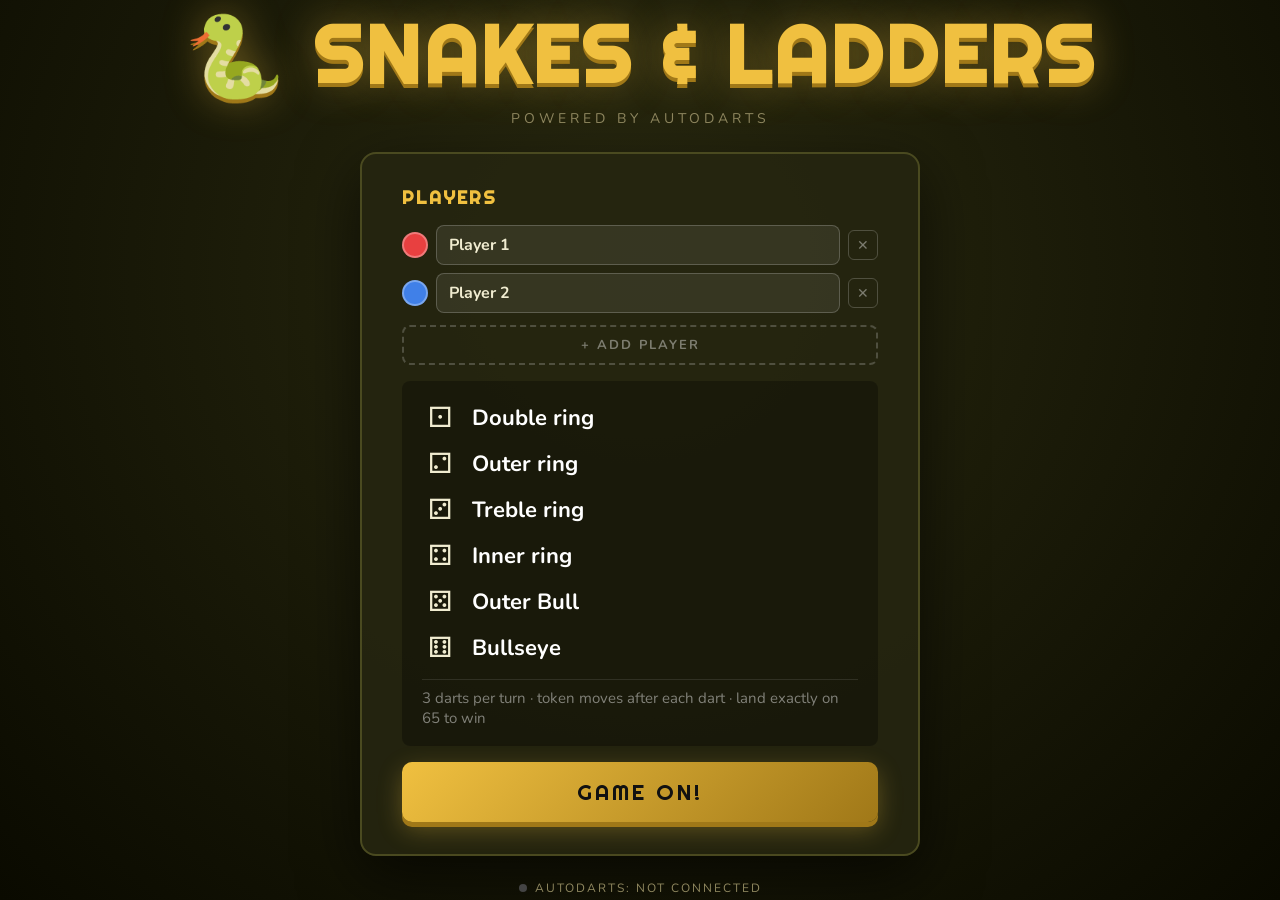
<file: games/Snakes and Ladders.html>
<!DOCTYPE html>
<html lang="en">
<head>
<meta charset="UTF-8">
<meta name="viewport" content="width=device-width, initial-scale=1.0">
<title>🐍 Snakes &amp; Ladders — Autodarts</title>
<link href="https://fonts.googleapis.com/css2?family=Righteous&family=Nunito:wght@400;700;900&family=Share+Tech+Mono&display=swap" rel="stylesheet">
<link rel="stylesheet" href="../assets/css/game.css">
<script src="../assets/js/autodarts.js"></script>
<script src="../assets/js/utils.js"></script>
<style>
* { box-sizing: border-box; margin: 0; padding: 0; }
:root {
  --bg: #1a1a0a; --surface: #252510; --surface2: #2e2e15;
  --border: #4a4a20; --gold: #f0c040; --gold2: #a07818;
  --red: #e84040; --green: #40c060; --text: #f0ecd0;
  --muted: #908860; --panel: #181808;
  --yellow-light: #f5e060; --yellow-dark: #e8cc20;
}
body {
  background: var(--bg);
  color: var(--text);
  font-family: 'Nunito', sans-serif;
  height: 100vh;
  overflow: hidden;
  display: flex;
  flex-direction: column;
}

/* SETUP */
#setup {
  flex-direction: column;
  align-items: center;
  justify-content: center;
  gap: 24px;
  background: radial-gradient(ellipse at 50% 30%, #2a2a10, #0a0a00);
}
.setup-logo h1 {
  font-family: 'Righteous', sans-serif;
  font-size: clamp(40px,7vw,80px);
  color: var(--gold);
  text-shadow: 0 4px 0 var(--gold2), 0 0 40px rgba(240,192,64,.4);
  letter-spacing: 3px;
  text-align: center;
}
.setup-logo p { font-size:14px; letter-spacing:4px; color:var(--muted); text-align:center; margin-top:4px; text-transform:uppercase; }
.setup-card {
  background: rgba(37,37,16,.9);
  border: 2px solid var(--border);
  border-radius: 16px;
  padding: 32px 40px;
  width: 100%;
  max-width: 560px;
  box-shadow: 0 20px 60px rgba(0,0,0,.6);
}
.setup-card h2 { font-family:'Righteous',sans-serif; font-size:18px; color:var(--gold); letter-spacing:2px; margin-bottom:16px; text-transform:uppercase; }
.player-list { display:flex; flex-direction:column; gap:8px; margin-bottom:12px; }
.player-row { display:flex; gap:8px; align-items:center; }
.color-dot { width:26px; height:26px; border-radius:50%; flex-shrink:0; border:2px solid rgba(255,255,255,.3); }
/* .player-input, .remove-btn — from game.css */
.player-input { font-family:'Nunito',sans-serif; font-size:16px; } /* font override */
.add-btn {
  width:100%; background:none; border:2px dashed rgba(255,255,255,.2); color:rgba(255,255,255,.4);
  padding:9px; border-radius:8px; cursor:pointer; font-family:'Nunito',sans-serif;
  font-size:13px; font-weight:700; letter-spacing:2px; text-transform:uppercase; transition:all .15s;
}
.add-btn:hover { border-color:var(--gold); color:var(--gold); }
.dice-legend {
  background:rgba(0,0,0,.3); border-radius:8px; padding:18px 20px;
  margin:16px 0; display:flex; flex-direction:column; gap:8px;
}
.dice-legend .legend-row { display:flex; align-items:center; gap:14px; }
.dice-legend .legend-die { font-size:28px; width:36px; text-align:center; flex-shrink:0; }
.dice-legend .legend-txt { font-size:22px; font-weight:700; color:white; }
.dice-legend .legend-note { font-size:15px; color:rgba(255,255,255,0.45); margin-top:4px; padding-top:8px; border-top:1px solid rgba(255,255,255,0.1); }
.start-btn {
  width:100%; background:linear-gradient(135deg,var(--gold),var(--gold2));
  border:none; color:#111; font-family:'Righteous',sans-serif;
  font-size:22px; letter-spacing:3px; padding:16px; border-radius:10px;
  cursor:pointer; transition:all .2s; text-transform:uppercase;
  box-shadow:0 5px 0 var(--gold2), 0 8px 24px rgba(240,192,64,.3);
}
.start-btn:hover { transform:translateY(-2px); box-shadow:0 7px 0 var(--gold2),0 12px 32px rgba(240,192,64,.4); }
.ws-status { font-size:12px; letter-spacing:2px; color:var(--muted); display:flex; align-items:center; gap:8px; text-transform:uppercase; }
/* .ws-dot — from game.css */

/* GAME SCREEN */
#game {
  flex-direction: row;
  overflow: hidden;
}

/* Board area — takes remaining space */
.board-area {
  flex: 1;
  display: flex;
  align-items: center;
  justify-content: center;
  padding: 12px;
  background: #1a1a08;
  overflow: hidden;
}

.board-container {
  position: relative;
  width: 100%;
  height: 100%;
}

#board-svg {
  width: 100%;
  height: 100%;
  filter: drop-shadow(0 8px 24px rgba(0,0,0,.7));
}

/* Side panel */
.side-panel {
  width: 280px;
  flex-shrink: 0;
  background: var(--panel);
  border-left: 2px solid var(--border);
  display: flex;
  flex-direction: column;
  overflow: hidden;
}

.panel-top {
  padding: 16px;
  border-bottom: 1px solid var(--border);
  background: rgba(0,0,0,.3);
}

.panel-title {
  font-family: 'Righteous', sans-serif;
  font-size: 20px;
  color: var(--gold);
  letter-spacing: 2px;
}

.panel-ws {
  display: flex;
  align-items: center;
  gap: 6px;
  margin-top: 4px;
  font-size: 11px;
  color: var(--muted);
  letter-spacing: 1px;
}

/* Dice display */






  40% { transform:rotate(12deg) scale(1.1); }
  70% { transform:rotate(-6deg) scale(1.04); }
  100% { transform:rotate(0) scale(1); }
}





/* Players list */
.players-list {
  flex: 1;
  overflow-y: auto;
  padding: 12px;
  display: flex;
  flex-direction: column;
  gap: 8px;
}

.player-card {
  background: var(--surface2);
  border: 2px solid var(--border);
  border-radius: 10px;
  padding: 10px 12px;
  transition: all .25s;
  position: relative;
  overflow: hidden;
}

.player-card.active {
  border-color: var(--gold);
  background: rgba(240,192,64,.07);
  box-shadow: 0 0 16px rgba(240,192,64,.15);
}

.player-card.active::before {
  content: '';
  position: absolute;
  top: 0; left: 0; right: 0;
  height: 3px;
  background: var(--gold);
}

.pc-top {
  display: flex;
  align-items: center;
  gap: 8px;
  margin-bottom: 4px;
}

.pc-avatar {
  width: 26px; height: 26px; border-radius: 50%;
  display: flex; align-items: center; justify-content: center;
  font-size: 11px; font-weight: 900; color: white; flex-shrink: 0;
  border: 2px solid rgba(255,255,255,.3);
}

.pc-name { flex:1; font-weight:900; font-size:20px; white-space:nowrap; overflow:hidden; text-overflow:ellipsis; }
.pc-square { font-family:'Righteous',sans-serif; font-size:30px; font-weight:900; }
.pc-darts { display:flex; gap:4px; padding-left:34px; flex-wrap:wrap; }
.dart-pip {
  background: var(--surface);
  border: 1px solid var(--border);
  border-radius: 3px;
  padding: 2px 6px;
  font-family: 'Share Tech Mono', monospace;
  font-size: 10px;
  color: var(--muted);
  transition: all .2s;
}
.dart-pip.filled { border-color:var(--gold); color:var(--gold); background:rgba(240,192,64,.08); }
.pc-status { font-size:11px; color:var(--muted); padding-left:34px; margin-top:2px; }
.pc-status.snake { color:var(--red); }
.pc-status.ladder { color:var(--green); }

/* Turn banner */
.turn-banner {
  padding: 14px 16px;
  border-top: 1px solid var(--border);
  text-align: center;
}

.turn-name {
  font-family: 'Righteous', sans-serif;
  font-size: 24px;
  letter-spacing: 2px;
  transition: color .3s;
}

.turn-sub { font-size: 16px; color: white; letter-spacing: 1px; margin-top: 4px; }

.quit-btn {
  display:block; margin:8px 12px;
  background:none; border:1px solid var(--border); color:var(--muted);
  font-family:'Nunito',sans-serif; font-size:12px; letter-spacing:2px;
  text-transform:uppercase; padding:7px; border-radius:6px;
  cursor:pointer; width:calc(100% - 24px); transition:all .15s;
}
.quit-btn:hover { color:var(--text); border-color:rgba(255,255,255,.3); }

/* WIN OVERLAY */
#win-overlay {
  display: none;
  position: fixed;
  inset: 0;
  background: rgba(0,0,0,.75);
  align-items: center;
  justify-content: center;
  z-index: 100;
  backdrop-filter: blur(8px);
}

.win-card {
  background: var(--surface);
  border: 3px solid var(--gold);
  border-radius: 20px;
  padding: 48px 64px;
  text-align: center;
  box-shadow: 0 0 80px rgba(240,192,64,.25);
  animation: winPop .4s cubic-bezier(.34,1.56,.64,1);
}

/* @keyframes winPop, bounce — from game.css */
.win-trophy { font-size:72px; display:block; margin-bottom:12px; animation:bounce 1s ease-in-out infinite; }
.win-label { font-size:12px; letter-spacing:4px; text-transform:uppercase; color:var(--muted); }
.win-name { font-family:'Righteous',sans-serif; font-size:clamp(36px,6vw,72px); letter-spacing:3px; margin:8px 0 4px; text-shadow:0 0 40px currentColor; }
.win-sub { font-size:14px; color:var(--muted); letter-spacing:2px; margin-bottom:28px; }
.win-btns { display:flex; gap:12px; justify-content:center; }
.btn-gold {
  background:linear-gradient(135deg,var(--gold),var(--gold2)); border:none;
  color:#111; font-family:'Righteous',sans-serif; font-size:18px; letter-spacing:2px;
  padding:13px 32px; border-radius:10px; cursor:pointer; transition:all .2s;
  box-shadow:0 4px 0 var(--gold2);
}
.btn-gold:hover { transform:translateY(-2px); box-shadow:0 6px 0 var(--gold2); }
.btn-ghost {
  background:var(--surface2); border:1px solid var(--border); color:var(--muted);
  font-family:'Righteous',sans-serif; font-size:16px; letter-spacing:2px;
  padding:13px 24px; border-radius:10px; cursor:pointer; transition:all .15s;
}
.btn-ghost:hover { border-color:var(--gold); color:var(--gold); }

/* #confetti, .cf, @keyframes cfall — from game.css */

/* Token pulse animation */
@keyframes tokenPulse {
  0%,100% { r:14; }
  50% { r:17; }
}
.active-token { animation: tokenPulse 1s ease-in-out infinite; }

/* Scrollbar */
::-webkit-scrollbar { width:3px; }
::-webkit-scrollbar-thumb { background:var(--border); border-radius:2px; }

/* Scoring key */
.scoring-key {
  padding: 16px 18px;
  border-bottom: 1px solid var(--border);
  display: flex;
  flex-direction: column;
  gap: 6px;
}
.key-row { display: flex; align-items: center; gap: 14px; }
.key-val {
  font-family: 'Righteous', sans-serif;
  font-size: 28px;
  color: white;
  width: 32px;
  text-align: center;
  flex-shrink: 0;
}
.key-lbl { font-size: 24px; font-weight: 700; color: white; }
.key-miss { color: rgba(255,255,255,0.4) !important; }

/* Skip/next player button */
.skip-turn-btn {
  margin-top: 10px;
  width: 100%;
  background: var(--gold);
  border: none;
  color: #111;
  font-family: 'Righteous', sans-serif;
  font-size: 18px;
  letter-spacing: 2px;
  padding: 12px;
  border-radius: 8px;
  cursor: pointer;
  transition: all .15s;
  box-shadow: 0 4px 0 var(--gold2);
}
.skip-turn-btn:hover { transform: translateY(-1px); box-shadow: 0 5px 0 var(--gold2); }
</style>
</head>
<body>

<!-- SETUP -->
<div id="setup" class="screen active">
  <div class="setup-logo">
    <h1>🐍 SNAKES &amp; LADDERS</h1>
    <p>Powered by Autodarts</p>
  </div>
  <div class="setup-card">
    <h2>Players</h2>
    <div class="player-list" id="player-list"></div>
    <button class="add-btn" id="add-btn">+ Add Player</button>
    <div class="dice-legend">
      <div class="legend-row"><span class="legend-die">⚀</span><span class="legend-txt">Double ring</span></div>
      <div class="legend-row"><span class="legend-die">⚁</span><span class="legend-txt">Outer ring</span></div>
      <div class="legend-row"><span class="legend-die">⚂</span><span class="legend-txt">Treble ring</span></div>
      <div class="legend-row"><span class="legend-die">⚃</span><span class="legend-txt">Inner ring</span></div>
      <div class="legend-row"><span class="legend-die">⚄</span><span class="legend-txt">Outer Bull</span></div>
      <div class="legend-row"><span class="legend-die">⚅</span><span class="legend-txt">Bullseye</span></div>
      <div class="legend-note">3 darts per turn · token moves after each dart · land exactly on 65 to win</div>
    </div>
    <button class="start-btn" id="start-btn">GAME ON!</button>
  </div>
  <div class="ws-status">
    <div class="ws-dot" id="setup-ws-dot"></div>
    <span id="setup-ws-label">Autodarts: Not Connected</span>
  </div>
</div>

<!-- GAME -->
<div id="game" class="screen">
  <div class="board-area">
    <div class="board-container">
      <svg id="board-svg" viewBox="0 0 1300 680" xmlns="http://www.w3.org/2000/svg">
        <!-- Board outer -->
        <rect width="1300" height="680" fill="#e8d040" rx="10"/>
        <!-- Grid -->
        <rect x="500.0" y="226.7" width="300.0" height="226.7" fill="#1a0828" rx="10" stroke="#6030a0" stroke-width="2"/>
<rect x="1.0" y="567.7" width="198.0" height="111.3" fill="#f5ecd0" stroke="#1a1a1a" stroke-width="2.5"/>
<rect x="201.0" y="567.7" width="98.0" height="111.3" fill="#f5e060" stroke="#1a1a1a" stroke-width="2.5"/>
<rect x="301.0" y="567.7" width="98.0" height="111.3" fill="#fffde8" stroke="#1a1a1a" stroke-width="2.5"/>
<rect x="401.0" y="567.7" width="98.0" height="111.3" fill="#f5e060" stroke="#1a1a1a" stroke-width="2.5"/>
<rect x="501.0" y="567.7" width="98.0" height="111.3" fill="#fffde8" stroke="#1a1a1a" stroke-width="2.5"/>
<rect x="601.0" y="567.7" width="98.0" height="111.3" fill="#f5e060" stroke="#1a1a1a" stroke-width="2.5"/>
<rect x="701.0" y="567.7" width="98.0" height="111.3" fill="#fffde8" stroke="#1a1a1a" stroke-width="2.5"/>
<rect x="801.0" y="567.7" width="98.0" height="111.3" fill="#f5e060" stroke="#1a1a1a" stroke-width="2.5"/>
<rect x="901.0" y="567.7" width="98.0" height="111.3" fill="#fffde8" stroke="#1a1a1a" stroke-width="2.5"/>
<rect x="1001.0" y="567.7" width="98.0" height="111.3" fill="#f5e060" stroke="#1a1a1a" stroke-width="2.5"/>
<rect x="1101.0" y="567.7" width="98.0" height="111.3" fill="#fffde8" stroke="#1a1a1a" stroke-width="2.5"/>
<rect x="1201.0" y="567.7" width="98.0" height="111.3" fill="#f5e060" stroke="#1a1a1a" stroke-width="2.5"/>
<rect x="1.0" y="454.3" width="98.0" height="111.3" fill="#fffde8" stroke="#1a1a1a" stroke-width="2.5"/>
<rect x="101.0" y="454.3" width="98.0" height="111.3" fill="#f5e060" stroke="#1a1a1a" stroke-width="2.5"/>
<rect x="201.0" y="454.3" width="98.0" height="111.3" fill="#fffde8" stroke="#1a1a1a" stroke-width="2.5"/>
<rect x="301.0" y="454.3" width="98.0" height="111.3" fill="#f5e060" stroke="#1a1a1a" stroke-width="2.5"/>
<rect x="401.0" y="454.3" width="98.0" height="111.3" fill="#fffde8" stroke="#1a1a1a" stroke-width="2.5"/>
<rect x="501.0" y="454.3" width="98.0" height="111.3" fill="#f5e060" stroke="#1a1a1a" stroke-width="2.5"/>
<rect x="601.0" y="454.3" width="98.0" height="111.3" fill="#fffde8" stroke="#1a1a1a" stroke-width="2.5"/>
<rect x="701.0" y="454.3" width="98.0" height="111.3" fill="#f5e060" stroke="#1a1a1a" stroke-width="2.5"/>
<rect x="801.0" y="454.3" width="98.0" height="111.3" fill="#fffde8" stroke="#1a1a1a" stroke-width="2.5"/>
<rect x="901.0" y="454.3" width="98.0" height="111.3" fill="#f5e060" stroke="#1a1a1a" stroke-width="2.5"/>
<rect x="1001.0" y="454.3" width="198.0" height="111.3" fill="#e8ecff" stroke="#1a1a1a" stroke-width="2.5"/>
<rect x="1201.0" y="454.3" width="98.0" height="111.3" fill="#fffde8" stroke="#1a1a1a" stroke-width="2.5"/>
<rect x="1.0" y="341.0" width="98.0" height="111.3" fill="#f5e060" stroke="#1a1a1a" stroke-width="2.5"/>
<rect x="101.0" y="341.0" width="98.0" height="111.3" fill="#fffde8" stroke="#1a1a1a" stroke-width="2.5"/>
<rect x="201.0" y="341.0" width="98.0" height="111.3" fill="#f5e060" stroke="#1a1a1a" stroke-width="2.5"/>
<rect x="301.0" y="341.0" width="98.0" height="111.3" fill="#fffde8" stroke="#1a1a1a" stroke-width="2.5"/>
<rect x="401.0" y="341.0" width="98.0" height="111.3" fill="#f5e060" stroke="#1a1a1a" stroke-width="2.5"/>
<rect x="801.0" y="341.0" width="98.0" height="111.3" fill="#f5e060" stroke="#1a1a1a" stroke-width="2.5"/>
<rect x="901.0" y="341.0" width="98.0" height="111.3" fill="#fffde8" stroke="#1a1a1a" stroke-width="2.5"/>
<rect x="1001.0" y="341.0" width="98.0" height="111.3" fill="#f5e060" stroke="#1a1a1a" stroke-width="2.5"/>
<rect x="1101.0" y="341.0" width="98.0" height="111.3" fill="#fffde8" stroke="#1a1a1a" stroke-width="2.5"/>
<rect x="1201.0" y="341.0" width="98.0" height="111.3" fill="#f5e060" stroke="#1a1a1a" stroke-width="2.5"/>
<rect x="1.0" y="227.7" width="198.0" height="111.3" fill="#e8f5e8" stroke="#1a1a1a" stroke-width="2.5"/>
<rect x="201.0" y="227.7" width="98.0" height="111.3" fill="#fffde8" stroke="#1a1a1a" stroke-width="2.5"/>
<rect x="301.0" y="227.7" width="98.0" height="111.3" fill="#f5e060" stroke="#1a1a1a" stroke-width="2.5"/>
<rect x="401.0" y="227.7" width="98.0" height="111.3" fill="#fffde8" stroke="#1a1a1a" stroke-width="2.5"/>
<rect x="801.0" y="227.7" width="98.0" height="111.3" fill="#fffde8" stroke="#1a1a1a" stroke-width="2.5"/>
<rect x="901.0" y="227.7" width="98.0" height="111.3" fill="#f5e060" stroke="#1a1a1a" stroke-width="2.5"/>
<rect x="1001.0" y="227.7" width="98.0" height="111.3" fill="#fffde8" stroke="#1a1a1a" stroke-width="2.5"/>
<rect x="1101.0" y="227.7" width="98.0" height="111.3" fill="#f5e060" stroke="#1a1a1a" stroke-width="2.5"/>
<rect x="1201.0" y="227.7" width="98.0" height="111.3" fill="#fffde8" stroke="#1a1a1a" stroke-width="2.5"/>
<rect x="1.0" y="114.3" width="98.0" height="111.3" fill="#f5e060" stroke="#1a1a1a" stroke-width="2.5"/>
<rect x="101.0" y="114.3" width="98.0" height="111.3" fill="#fffde8" stroke="#1a1a1a" stroke-width="2.5"/>
<rect x="201.0" y="114.3" width="98.0" height="111.3" fill="#f5e060" stroke="#1a1a1a" stroke-width="2.5"/>
<rect x="301.0" y="114.3" width="98.0" height="111.3" fill="#fffde8" stroke="#1a1a1a" stroke-width="2.5"/>
<rect x="401.0" y="114.3" width="98.0" height="111.3" fill="#f5e060" stroke="#1a1a1a" stroke-width="2.5"/>
<rect x="501.0" y="114.3" width="98.0" height="111.3" fill="#fffde8" stroke="#1a1a1a" stroke-width="2.5"/>
<rect x="601.0" y="114.3" width="98.0" height="111.3" fill="#f5e060" stroke="#1a1a1a" stroke-width="2.5"/>
<rect x="701.0" y="114.3" width="98.0" height="111.3" fill="#fffde8" stroke="#1a1a1a" stroke-width="2.5"/>
<rect x="801.0" y="114.3" width="98.0" height="111.3" fill="#f5e060" stroke="#1a1a1a" stroke-width="2.5"/>
<rect x="901.0" y="114.3" width="198.0" height="111.3" fill="#e8f5e8" stroke="#1a1a1a" stroke-width="2.5"/>
<rect x="1101.0" y="114.3" width="98.0" height="111.3" fill="#fffde8" stroke="#1a1a1a" stroke-width="2.5"/>
<rect x="1201.0" y="114.3" width="98.0" height="111.3" fill="#f5e060" stroke="#1a1a1a" stroke-width="2.5"/>
<rect x="1.0" y="1.0" width="198.0" height="111.3" fill="#f5ecd0" stroke="#1a1a1a" stroke-width="2.5"/>
<rect x="201.0" y="1.0" width="98.0" height="111.3" fill="#fffde8" stroke="#1a1a1a" stroke-width="2.5"/>
<rect x="301.0" y="1.0" width="98.0" height="111.3" fill="#f5e060" stroke="#1a1a1a" stroke-width="2.5"/>
<rect x="401.0" y="1.0" width="198.0" height="111.3" fill="#e8f5e8" stroke="#1a1a1a" stroke-width="2.5"/>
<rect x="601.0" y="1.0" width="98.0" height="111.3" fill="#fffde8" stroke="#1a1a1a" stroke-width="2.5"/>
<rect x="701.0" y="1.0" width="98.0" height="111.3" fill="#f5e060" stroke="#1a1a1a" stroke-width="2.5"/>
<rect x="801.0" y="1.0" width="98.0" height="111.3" fill="#fffde8" stroke="#1a1a1a" stroke-width="2.5"/>
<rect x="901.0" y="1.0" width="98.0" height="111.3" fill="#f5e060" stroke="#1a1a1a" stroke-width="2.5"/>
<rect x="1001.0" y="1.0" width="98.0" height="111.3" fill="#fffde8" stroke="#1a1a1a" stroke-width="2.5"/>
<rect x="1101.0" y="1.0" width="98.0" height="111.3" fill="#f5e060" stroke="#1a1a1a" stroke-width="2.5"/>
<rect x="1201.0" y="1.0" width="98.0" height="111.3" fill="#fffde8" stroke="#1a1a1a" stroke-width="2.5"/>
<line x1="1106.6" y1="507.8" x2="956.6" y2="54.5" stroke="#cc3300" stroke-width="4" stroke-linecap="round" opacity="0.9"/>
<line x1="1093.4" y1="512.2" x2="943.4" y2="58.9" stroke="#cc3300" stroke-width="4" stroke-linecap="round" opacity="0.9"/>
<line x1="1097.8" y1="481.1" x2="1084.5" y2="485.5" stroke="#cc3300" stroke-width="2.5" opacity="0.9"/>
<line x1="1089.0" y1="454.5" x2="1075.7" y2="458.9" stroke="#cc3300" stroke-width="2.5" opacity="0.9"/>
<line x1="1080.2" y1="427.8" x2="1066.9" y2="432.2" stroke="#cc3300" stroke-width="2.5" opacity="0.9"/>
<line x1="1071.4" y1="401.1" x2="1058.1" y2="405.5" stroke="#cc3300" stroke-width="2.5" opacity="0.9"/>
<line x1="1062.5" y1="374.5" x2="1049.2" y2="378.9" stroke="#cc3300" stroke-width="2.5" opacity="0.9"/>
<line x1="1053.7" y1="347.8" x2="1040.4" y2="352.2" stroke="#cc3300" stroke-width="2.5" opacity="0.9"/>
<line x1="1044.9" y1="321.1" x2="1031.6" y2="325.5" stroke="#cc3300" stroke-width="2.5" opacity="0.9"/>
<line x1="1036.1" y1="294.5" x2="1022.8" y2="298.9" stroke="#cc3300" stroke-width="2.5" opacity="0.9"/>
<line x1="1027.2" y1="267.8" x2="1013.9" y2="272.2" stroke="#cc3300" stroke-width="2.5" opacity="0.9"/>
<line x1="1018.4" y1="241.1" x2="1005.1" y2="245.5" stroke="#cc3300" stroke-width="2.5" opacity="0.9"/>
<line x1="1009.6" y1="214.5" x2="996.3" y2="218.9" stroke="#cc3300" stroke-width="2.5" opacity="0.9"/>
<line x1="1000.8" y1="187.8" x2="987.5" y2="192.2" stroke="#cc3300" stroke-width="2.5" opacity="0.9"/>
<line x1="991.9" y1="161.1" x2="978.6" y2="165.5" stroke="#cc3300" stroke-width="2.5" opacity="0.9"/>
<line x1="983.1" y1="134.5" x2="969.8" y2="138.9" stroke="#cc3300" stroke-width="2.5" opacity="0.9"/>
<line x1="974.3" y1="107.8" x2="961.0" y2="112.2" stroke="#cc3300" stroke-width="2.5" opacity="0.9"/>
<line x1="965.5" y1="81.1" x2="952.2" y2="85.5" stroke="#cc3300" stroke-width="2.5" opacity="0.9"/>
<line x1="455.2" y1="628.0" x2="555.2" y2="514.6" stroke="#cc3300" stroke-width="4" stroke-linecap="round" opacity="0.9"/>
<line x1="444.8" y1="618.7" x2="544.8" y2="505.4" stroke="#cc3300" stroke-width="4" stroke-linecap="round" opacity="0.9"/>
<line x1="475.2" y1="605.3" x2="464.8" y2="596.0" stroke="#cc3300" stroke-width="2.5" opacity="0.9"/>
<line x1="495.2" y1="582.6" x2="484.8" y2="573.4" stroke="#cc3300" stroke-width="2.5" opacity="0.9"/>
<line x1="515.2" y1="560.0" x2="504.8" y2="550.7" stroke="#cc3300" stroke-width="2.5" opacity="0.9"/>
<line x1="535.2" y1="537.3" x2="524.8" y2="528.0" stroke="#cc3300" stroke-width="2.5" opacity="0.9"/>
<line x1="855.2" y1="628.0" x2="955.2" y2="514.6" stroke="#cc3300" stroke-width="4" stroke-linecap="round" opacity="0.9"/>
<line x1="844.8" y1="618.7" x2="944.8" y2="505.4" stroke="#cc3300" stroke-width="4" stroke-linecap="round" opacity="0.9"/>
<line x1="875.2" y1="605.3" x2="864.8" y2="596.0" stroke="#cc3300" stroke-width="2.5" opacity="0.9"/>
<line x1="895.2" y1="582.6" x2="884.8" y2="573.4" stroke="#cc3300" stroke-width="2.5" opacity="0.9"/>
<line x1="915.2" y1="560.0" x2="904.8" y2="550.7" stroke="#cc3300" stroke-width="2.5" opacity="0.9"/>
<line x1="935.2" y1="537.3" x2="924.8" y2="528.0" stroke="#cc3300" stroke-width="2.5" opacity="0.9"/>
<line x1="155.2" y1="401.3" x2="355.2" y2="174.6" stroke="#cc3300" stroke-width="4" stroke-linecap="round" opacity="0.9"/>
<line x1="144.8" y1="392.0" x2="344.8" y2="165.4" stroke="#cc3300" stroke-width="4" stroke-linecap="round" opacity="0.9"/>
<line x1="175.2" y1="378.6" x2="164.8" y2="369.4" stroke="#cc3300" stroke-width="2.5" opacity="0.9"/>
<line x1="195.2" y1="356.0" x2="184.8" y2="346.7" stroke="#cc3300" stroke-width="2.5" opacity="0.9"/>
<line x1="215.2" y1="333.3" x2="204.8" y2="324.0" stroke="#cc3300" stroke-width="2.5" opacity="0.9"/>
<line x1="235.2" y1="310.6" x2="224.8" y2="301.4" stroke="#cc3300" stroke-width="2.5" opacity="0.9"/>
<line x1="255.2" y1="288.0" x2="244.8" y2="278.7" stroke="#cc3300" stroke-width="2.5" opacity="0.9"/>
<line x1="275.2" y1="265.3" x2="264.8" y2="256.0" stroke="#cc3300" stroke-width="2.5" opacity="0.9"/>
<line x1="295.2" y1="242.6" x2="284.8" y2="233.4" stroke="#cc3300" stroke-width="2.5" opacity="0.9"/>
<line x1="315.2" y1="220.0" x2="304.8" y2="210.7" stroke="#cc3300" stroke-width="2.5" opacity="0.9"/>
<line x1="335.2" y1="197.3" x2="324.8" y2="188.0" stroke="#cc3300" stroke-width="2.5" opacity="0.9"/>
<line x1="1157.0" y1="283.3" x2="1157.0" y2="56.7" stroke="#cc3300" stroke-width="4" stroke-linecap="round" opacity="0.9"/>
<line x1="1143.0" y1="283.3" x2="1143.0" y2="56.7" stroke="#cc3300" stroke-width="4" stroke-linecap="round" opacity="0.9"/>
<line x1="1157.0" y1="255.0" x2="1143.0" y2="255.0" stroke="#cc3300" stroke-width="2.5" opacity="0.9"/>
<line x1="1157.0" y1="226.7" x2="1143.0" y2="226.7" stroke="#cc3300" stroke-width="2.5" opacity="0.9"/>
<line x1="1157.0" y1="198.3" x2="1143.0" y2="198.3" stroke="#cc3300" stroke-width="2.5" opacity="0.9"/>
<line x1="1157.0" y1="170.0" x2="1143.0" y2="170.0" stroke="#cc3300" stroke-width="2.5" opacity="0.9"/>
<line x1="1157.0" y1="141.7" x2="1143.0" y2="141.7" stroke="#cc3300" stroke-width="2.5" opacity="0.9"/>
<line x1="1157.0" y1="113.3" x2="1143.0" y2="113.3" stroke="#cc3300" stroke-width="2.5" opacity="0.9"/>
<line x1="1157.0" y1="85.0" x2="1143.0" y2="85.0" stroke="#cc3300" stroke-width="2.5" opacity="0.9"/>
<line x1="257.0" y1="170.0" x2="257.0" y2="56.7" stroke="#cc3300" stroke-width="4" stroke-linecap="round" opacity="0.9"/>
<line x1="243.0" y1="170.0" x2="243.0" y2="56.7" stroke="#cc3300" stroke-width="4" stroke-linecap="round" opacity="0.9"/>
<line x1="257.0" y1="141.7" x2="243.0" y2="141.7" stroke="#cc3300" stroke-width="2.5" opacity="0.9"/>
<line x1="257.0" y1="113.3" x2="243.0" y2="113.3" stroke="#cc3300" stroke-width="2.5" opacity="0.9"/>
<line x1="257.0" y1="85.0" x2="243.0" y2="85.0" stroke="#cc3300" stroke-width="2.5" opacity="0.9"/>
<path d="M500.0 56.7 C607.5 273.3 142.5 406.7 250.0 623.3" stroke="#22aa22" stroke-width="8" fill="none" stroke-linecap="round" opacity="0.8"/>
<path d="M500.0 56.7 C607.5 273.3 142.5 406.7 250.0 623.3" stroke="#88ee88" stroke-width="3" fill="none" stroke-linecap="round" opacity="0.4" stroke-dasharray="4,10"/>
<circle cx="500.0" cy="56.7" r="10" fill="#22aa22" stroke="white" stroke-width="2"/>
<circle cx="500.0" cy="56.7" r="4" fill="white"/>
<path d="M1000.0 170.0 C1130.5 151.7 1119.5 415.0 1250.0 396.7" stroke="#22aa22" stroke-width="8" fill="none" stroke-linecap="round" opacity="0.8"/>
<path d="M1000.0 170.0 C1130.5 151.7 1119.5 415.0 1250.0 396.7" stroke="#88ee88" stroke-width="3" fill="none" stroke-linecap="round" opacity="0.4" stroke-dasharray="4,10"/>
<circle cx="1000.0" cy="170.0" r="10" fill="#22aa22" stroke="white" stroke-width="2"/>
<circle cx="1000.0" cy="170.0" r="4" fill="white"/>
<path d="M100.0 283.3 C239.5 323.3 110.5 583.3 250.0 623.3" stroke="#22aa22" stroke-width="8" fill="none" stroke-linecap="round" opacity="0.8"/>
<path d="M100.0 283.3 C239.5 323.3 110.5 583.3 250.0 623.3" stroke="#88ee88" stroke-width="3" fill="none" stroke-linecap="round" opacity="0.4" stroke-dasharray="4,10"/>
<circle cx="100.0" cy="283.3" r="10" fill="#22aa22" stroke="white" stroke-width="2"/>
<circle cx="100.0" cy="283.3" r="4" fill="white"/>
<path d="M750.0 56.7 C759.0 115.0 641.0 111.7 650.0 170.0" stroke="#22aa22" stroke-width="8" fill="none" stroke-linecap="round" opacity="0.8"/>
<path d="M750.0 56.7 C759.0 115.0 641.0 111.7 650.0 170.0" stroke="#88ee88" stroke-width="3" fill="none" stroke-linecap="round" opacity="0.4" stroke-dasharray="4,10"/>
<circle cx="750.0" cy="56.7" r="10" fill="#22aa22" stroke="white" stroke-width="2"/>
<circle cx="750.0" cy="56.7" r="4" fill="white"/>
<path d="M950.0 396.7 C1043.0 423.3 957.0 596.7 1050.0 623.3" stroke="#22aa22" stroke-width="8" fill="none" stroke-linecap="round" opacity="0.8"/>
<path d="M950.0 396.7 C1043.0 423.3 957.0 596.7 1050.0 623.3" stroke="#88ee88" stroke-width="3" fill="none" stroke-linecap="round" opacity="0.4" stroke-dasharray="4,10"/>
<circle cx="950.0" cy="396.7" r="10" fill="#22aa22" stroke="white" stroke-width="2"/>
<circle cx="950.0" cy="396.7" r="4" fill="white"/>
<path d="M750.0 510.0 C759.0 568.3 641.0 565.0 650.0 623.3" stroke="#22aa22" stroke-width="8" fill="none" stroke-linecap="round" opacity="0.8"/>
<path d="M750.0 510.0 C759.0 568.3 641.0 565.0 650.0 623.3" stroke="#88ee88" stroke-width="3" fill="none" stroke-linecap="round" opacity="0.4" stroke-dasharray="4,10"/>
<circle cx="750.0" cy="510.0" r="10" fill="#22aa22" stroke="white" stroke-width="2"/>
<circle cx="750.0" cy="510.0" r="4" fill="white"/>
<text x="100.0" y="616.3" text-anchor="middle" font-size="36" font-weight="900" font-family="Righteous,sans-serif" fill="#2a6a2a" stroke="#f0ead0" stroke-width="5" paint-order="stroke" stroke-linejoin="round">START</text>
<text x="100.0" y="654.0" text-anchor="middle" font-size="44" font-family="sans-serif">&#x27A1;</text>
<text x="250.0" y="632.3" text-anchor="middle" font-size="26" font-weight="900" font-family="Righteous,sans-serif" fill="#443300" stroke="#f0ead0" stroke-width="5" paint-order="stroke" stroke-linejoin="round">1</text>
<text x="350.0" y="632.3" text-anchor="middle" font-size="26" font-weight="900" font-family="Righteous,sans-serif" fill="#443300" stroke="#f0ead0" stroke-width="5" paint-order="stroke" stroke-linejoin="round">2</text>
<text x="450.0" y="632.3" text-anchor="middle" font-size="26" font-weight="900" font-family="Righteous,sans-serif" fill="#443300" stroke="#f0ead0" stroke-width="5" paint-order="stroke" stroke-linejoin="round">3</text>
<text x="550.0" y="632.3" text-anchor="middle" font-size="26" font-weight="900" font-family="Righteous,sans-serif" fill="#443300" stroke="#f0ead0" stroke-width="5" paint-order="stroke" stroke-linejoin="round">4</text>
<text x="650.0" y="632.3" text-anchor="middle" font-size="26" font-weight="900" font-family="Righteous,sans-serif" fill="#443300" stroke="#f0ead0" stroke-width="5" paint-order="stroke" stroke-linejoin="round">5</text>
<text x="750.0" y="632.3" text-anchor="middle" font-size="26" font-weight="900" font-family="Righteous,sans-serif" fill="#443300" stroke="#f0ead0" stroke-width="5" paint-order="stroke" stroke-linejoin="round">6</text>
<text x="850.0" y="632.3" text-anchor="middle" font-size="26" font-weight="900" font-family="Righteous,sans-serif" fill="#443300" stroke="#f0ead0" stroke-width="5" paint-order="stroke" stroke-linejoin="round">7</text>
<text x="950.0" y="632.3" text-anchor="middle" font-size="26" font-weight="900" font-family="Righteous,sans-serif" fill="#443300" stroke="#f0ead0" stroke-width="5" paint-order="stroke" stroke-linejoin="round">8</text>
<text x="1050.0" y="632.3" text-anchor="middle" font-size="26" font-weight="900" font-family="Righteous,sans-serif" fill="#443300" stroke="#f0ead0" stroke-width="5" paint-order="stroke" stroke-linejoin="round">9</text>
<text x="1150.0" y="632.3" text-anchor="middle" font-size="26" font-weight="900" font-family="Righteous,sans-serif" fill="#443300" stroke="#f0ead0" stroke-width="5" paint-order="stroke" stroke-linejoin="round">10</text>
<text x="1250.0" y="632.3" text-anchor="middle" font-size="26" font-weight="900" font-family="Righteous,sans-serif" fill="#443300" stroke="#f0ead0" stroke-width="5" paint-order="stroke" stroke-linejoin="round">11</text>
<text x="50.0" y="519.0" text-anchor="middle" font-size="26" font-weight="900" font-family="Righteous,sans-serif" fill="#443300" stroke="#f0ead0" stroke-width="5" paint-order="stroke" stroke-linejoin="round">23</text>
<text x="150.0" y="519.0" text-anchor="middle" font-size="26" font-weight="900" font-family="Righteous,sans-serif" fill="#443300" stroke="#f0ead0" stroke-width="5" paint-order="stroke" stroke-linejoin="round">22</text>
<text x="250.0" y="519.0" text-anchor="middle" font-size="26" font-weight="900" font-family="Righteous,sans-serif" fill="#443300" stroke="#f0ead0" stroke-width="5" paint-order="stroke" stroke-linejoin="round">21</text>
<text x="350.0" y="519.0" text-anchor="middle" font-size="26" font-weight="900" font-family="Righteous,sans-serif" fill="#443300" stroke="#f0ead0" stroke-width="5" paint-order="stroke" stroke-linejoin="round">20</text>
<text x="450.0" y="519.0" text-anchor="middle" font-size="26" font-weight="900" font-family="Righteous,sans-serif" fill="#443300" stroke="#f0ead0" stroke-width="5" paint-order="stroke" stroke-linejoin="round">19</text>
<text x="550.0" y="519.0" text-anchor="middle" font-size="26" font-weight="900" font-family="Righteous,sans-serif" fill="#443300" stroke="#f0ead0" stroke-width="5" paint-order="stroke" stroke-linejoin="round">18</text>
<text x="650.0" y="519.0" text-anchor="middle" font-size="26" font-weight="900" font-family="Righteous,sans-serif" fill="#443300" stroke="#f0ead0" stroke-width="5" paint-order="stroke" stroke-linejoin="round">17</text>
<text x="750.0" y="519.0" text-anchor="middle" font-size="26" font-weight="900" font-family="Righteous,sans-serif" fill="#443300" stroke="#f0ead0" stroke-width="5" paint-order="stroke" stroke-linejoin="round">16</text>
<text x="850.0" y="519.0" text-anchor="middle" font-size="26" font-weight="900" font-family="Righteous,sans-serif" fill="#443300" stroke="#f0ead0" stroke-width="5" paint-order="stroke" stroke-linejoin="round">15</text>
<text x="950.0" y="519.0" text-anchor="middle" font-size="26" font-weight="900" font-family="Righteous,sans-serif" fill="#443300" stroke="#f0ead0" stroke-width="5" paint-order="stroke" stroke-linejoin="round">14</text>
<text x="1006.0" y="469.3" font-size="11" font-family="Arial" fill="transparent">13</text>
<text x="1100.0" y="500.0" text-anchor="middle" font-size="24" font-weight="900" font-family="Righteous,sans-serif" fill="#1a1a8a" stroke="#f0ead0" stroke-width="5" paint-order="stroke" stroke-linejoin="round">STAIRWAY</text>
<text x="1100.0" y="524.0" text-anchor="middle" font-size="24" font-weight="900" font-family="Righteous,sans-serif" fill="#1a1a8a" stroke="#f0ead0" stroke-width="5" paint-order="stroke" stroke-linejoin="round">TO HEAVEN</text>
<text x="1250.0" y="519.0" text-anchor="middle" font-size="26" font-weight="900" font-family="Righteous,sans-serif" fill="#443300" stroke="#f0ead0" stroke-width="5" paint-order="stroke" stroke-linejoin="round">12</text>
<text x="50.0" y="405.7" text-anchor="middle" font-size="26" font-weight="900" font-family="Righteous,sans-serif" fill="#443300" stroke="#f0ead0" stroke-width="5" paint-order="stroke" stroke-linejoin="round">24</text>
<text x="150.0" y="405.7" text-anchor="middle" font-size="26" font-weight="900" font-family="Righteous,sans-serif" fill="#443300" stroke="#f0ead0" stroke-width="5" paint-order="stroke" stroke-linejoin="round">25</text>
<text x="250.0" y="405.7" text-anchor="middle" font-size="26" font-weight="900" font-family="Righteous,sans-serif" fill="#443300" stroke="#f0ead0" stroke-width="5" paint-order="stroke" stroke-linejoin="round">26</text>
<text x="350.0" y="405.7" text-anchor="middle" font-size="26" font-weight="900" font-family="Righteous,sans-serif" fill="#443300" stroke="#f0ead0" stroke-width="5" paint-order="stroke" stroke-linejoin="round">27</text>
<text x="450.0" y="405.7" text-anchor="middle" font-size="26" font-weight="900" font-family="Righteous,sans-serif" fill="#443300" stroke="#f0ead0" stroke-width="5" paint-order="stroke" stroke-linejoin="round">28</text>
<text x="650.0" y="288.0" text-anchor="middle" font-size="44" font-weight="900" font-family="Georgia,serif" fill="#f0c040" stroke="#1a0828" stroke-width="3" paint-order="stroke">SNAKES</text>
<text x="650.0" y="338.0" text-anchor="middle" font-size="32" font-weight="900" font-family="Georgia,serif" fill="#d0b0ff" stroke="#1a0828" stroke-width="3" paint-order="stroke">&amp;</text>
<text x="650.0" y="392.0" text-anchor="middle" font-size="44" font-weight="900" font-family="Georgia,serif" fill="#f0c040" stroke="#1a0828" stroke-width="3" paint-order="stroke">LADDERS</text>
<text x="850.0" y="405.7" text-anchor="middle" font-size="26" font-weight="900" font-family="Righteous,sans-serif" fill="#443300" stroke="#f0ead0" stroke-width="5" paint-order="stroke" stroke-linejoin="round">29</text>
<text x="950.0" y="405.7" text-anchor="middle" font-size="26" font-weight="900" font-family="Righteous,sans-serif" fill="#443300" stroke="#f0ead0" stroke-width="5" paint-order="stroke" stroke-linejoin="round">30</text>
<text x="1050.0" y="405.7" text-anchor="middle" font-size="26" font-weight="900" font-family="Righteous,sans-serif" fill="#443300" stroke="#f0ead0" stroke-width="5" paint-order="stroke" stroke-linejoin="round">31</text>
<text x="1150.0" y="405.7" text-anchor="middle" font-size="26" font-weight="900" font-family="Righteous,sans-serif" fill="#443300" stroke="#f0ead0" stroke-width="5" paint-order="stroke" stroke-linejoin="round">32</text>
<text x="1250.0" y="405.7" text-anchor="middle" font-size="26" font-weight="900" font-family="Righteous,sans-serif" fill="#443300" stroke="#f0ead0" stroke-width="5" paint-order="stroke" stroke-linejoin="round">33</text>
<text x="6.0" y="242.7" font-size="11" font-family="Arial" fill="transparent">42</text>
<text x="100.0" y="273.3" text-anchor="middle" font-size="26" font-weight="900" font-family="Righteous,sans-serif" fill="#1a6a1a" stroke="#f0ead0" stroke-width="5" paint-order="stroke" stroke-linejoin="round">MONTY</text>
<text x="100.0" y="297.3" text-anchor="middle" font-size="26" font-weight="900" font-family="Righteous,sans-serif" fill="#1a6a1a" stroke="#f0ead0" stroke-width="5" paint-order="stroke" stroke-linejoin="round">PYTHON</text>
<text x="250.0" y="292.3" text-anchor="middle" font-size="26" font-weight="900" font-family="Righteous,sans-serif" fill="#443300" stroke="#f0ead0" stroke-width="5" paint-order="stroke" stroke-linejoin="round">41</text>
<text x="350.0" y="292.3" text-anchor="middle" font-size="26" font-weight="900" font-family="Righteous,sans-serif" fill="#443300" stroke="#f0ead0" stroke-width="5" paint-order="stroke" stroke-linejoin="round">40</text>
<text x="450.0" y="292.3" text-anchor="middle" font-size="26" font-weight="900" font-family="Righteous,sans-serif" fill="#443300" stroke="#f0ead0" stroke-width="5" paint-order="stroke" stroke-linejoin="round">39</text>
<text x="850.0" y="292.3" text-anchor="middle" font-size="26" font-weight="900" font-family="Righteous,sans-serif" fill="#443300" stroke="#f0ead0" stroke-width="5" paint-order="stroke" stroke-linejoin="round">38</text>
<text x="950.0" y="292.3" text-anchor="middle" font-size="26" font-weight="900" font-family="Righteous,sans-serif" fill="#443300" stroke="#f0ead0" stroke-width="5" paint-order="stroke" stroke-linejoin="round">37</text>
<text x="1050.0" y="292.3" text-anchor="middle" font-size="26" font-weight="900" font-family="Righteous,sans-serif" fill="#443300" stroke="#f0ead0" stroke-width="5" paint-order="stroke" stroke-linejoin="round">36</text>
<text x="1150.0" y="292.3" text-anchor="middle" font-size="26" font-weight="900" font-family="Righteous,sans-serif" fill="#443300" stroke="#f0ead0" stroke-width="5" paint-order="stroke" stroke-linejoin="round">35</text>
<text x="1250.0" y="292.3" text-anchor="middle" font-size="26" font-weight="900" font-family="Righteous,sans-serif" fill="#443300" stroke="#f0ead0" stroke-width="5" paint-order="stroke" stroke-linejoin="round">34</text>
<text x="50.0" y="179.0" text-anchor="middle" font-size="26" font-weight="900" font-family="Righteous,sans-serif" fill="#443300" stroke="#f0ead0" stroke-width="5" paint-order="stroke" stroke-linejoin="round">43</text>
<text x="150.0" y="179.0" text-anchor="middle" font-size="26" font-weight="900" font-family="Righteous,sans-serif" fill="#443300" stroke="#f0ead0" stroke-width="5" paint-order="stroke" stroke-linejoin="round">44</text>
<text x="250.0" y="179.0" text-anchor="middle" font-size="26" font-weight="900" font-family="Righteous,sans-serif" fill="#443300" stroke="#f0ead0" stroke-width="5" paint-order="stroke" stroke-linejoin="round">45</text>
<text x="350.0" y="179.0" text-anchor="middle" font-size="26" font-weight="900" font-family="Righteous,sans-serif" fill="#443300" stroke="#f0ead0" stroke-width="5" paint-order="stroke" stroke-linejoin="round">46</text>
<text x="450.0" y="179.0" text-anchor="middle" font-size="26" font-weight="900" font-family="Righteous,sans-serif" fill="#443300" stroke="#f0ead0" stroke-width="5" paint-order="stroke" stroke-linejoin="round">47</text>
<text x="550.0" y="179.0" text-anchor="middle" font-size="26" font-weight="900" font-family="Righteous,sans-serif" fill="#443300" stroke="#f0ead0" stroke-width="5" paint-order="stroke" stroke-linejoin="round">48</text>
<text x="650.0" y="179.0" text-anchor="middle" font-size="26" font-weight="900" font-family="Righteous,sans-serif" fill="#443300" stroke="#f0ead0" stroke-width="5" paint-order="stroke" stroke-linejoin="round">49</text>
<text x="750.0" y="179.0" text-anchor="middle" font-size="26" font-weight="900" font-family="Righteous,sans-serif" fill="#443300" stroke="#f0ead0" stroke-width="5" paint-order="stroke" stroke-linejoin="round">50</text>
<text x="850.0" y="179.0" text-anchor="middle" font-size="26" font-weight="900" font-family="Righteous,sans-serif" fill="#443300" stroke="#f0ead0" stroke-width="5" paint-order="stroke" stroke-linejoin="round">51</text>
<text x="906.0" y="129.3" font-size="11" font-family="Arial" fill="transparent">52</text>
<text x="1000.0" y="160.0" text-anchor="middle" font-size="26" font-weight="900" font-family="Righteous,sans-serif" fill="#1a6a1a" stroke="#f0ead0" stroke-width="5" paint-order="stroke" stroke-linejoin="round">JAKE</text>
<text x="1000.0" y="184.0" text-anchor="middle" font-size="26" font-weight="900" font-family="Righteous,sans-serif" fill="#1a6a1a" stroke="#f0ead0" stroke-width="5" paint-order="stroke" stroke-linejoin="round">the SNAKE</text>
<text x="1150.0" y="179.0" text-anchor="middle" font-size="26" font-weight="900" font-family="Righteous,sans-serif" fill="#443300" stroke="#f0ead0" stroke-width="5" paint-order="stroke" stroke-linejoin="round">53</text>
<text x="1250.0" y="179.0" text-anchor="middle" font-size="26" font-weight="900" font-family="Righteous,sans-serif" fill="#443300" stroke="#f0ead0" stroke-width="5" paint-order="stroke" stroke-linejoin="round">54</text>
<text x="100.0" y="38.7" text-anchor="middle" font-size="36" font-weight="900" font-family="Righteous,sans-serif" fill="#6a3a00" stroke="#f0ead0" stroke-width="5" paint-order="stroke" stroke-linejoin="round">FINISH</text>
<text x="100.0" y="84.7" text-anchor="middle" font-size="44">&#x1F3C6;</text>
<text x="6.0" y="16.0" font-size="11" font-family="Arial" fill="#bbaa88">65</text>
<text x="250.0" y="65.7" text-anchor="middle" font-size="26" font-weight="900" font-family="Righteous,sans-serif" fill="#443300" stroke="#f0ead0" stroke-width="5" paint-order="stroke" stroke-linejoin="round">64</text>
<text x="350.0" y="65.7" text-anchor="middle" font-size="26" font-weight="900" font-family="Righteous,sans-serif" fill="#443300" stroke="#f0ead0" stroke-width="5" paint-order="stroke" stroke-linejoin="round">63</text>
<text x="406.0" y="16.0" font-size="11" font-family="Arial" fill="transparent">62</text>
<text x="500.0" y="46.7" text-anchor="middle" font-size="26" font-weight="900" font-family="Righteous,sans-serif" fill="#1a6a1a" stroke="#f0ead0" stroke-width="5" paint-order="stroke" stroke-linejoin="round">BIG</text>
<text x="500.0" y="70.7" text-anchor="middle" font-size="26" font-weight="900" font-family="Righteous,sans-serif" fill="#1a6a1a" stroke="#f0ead0" stroke-width="5" paint-order="stroke" stroke-linejoin="round">MAMBA</text>
<text x="650.0" y="65.7" text-anchor="middle" font-size="26" font-weight="900" font-family="Righteous,sans-serif" fill="#443300" stroke="#f0ead0" stroke-width="5" paint-order="stroke" stroke-linejoin="round">61</text>
<text x="750.0" y="65.7" text-anchor="middle" font-size="26" font-weight="900" font-family="Righteous,sans-serif" fill="#443300" stroke="#f0ead0" stroke-width="5" paint-order="stroke" stroke-linejoin="round">60</text>
<text x="850.0" y="65.7" text-anchor="middle" font-size="26" font-weight="900" font-family="Righteous,sans-serif" fill="#443300" stroke="#f0ead0" stroke-width="5" paint-order="stroke" stroke-linejoin="round">59</text>
<text x="950.0" y="65.7" text-anchor="middle" font-size="26" font-weight="900" font-family="Righteous,sans-serif" fill="#443300" stroke="#f0ead0" stroke-width="5" paint-order="stroke" stroke-linejoin="round">58</text>
<text x="1050.0" y="65.7" text-anchor="middle" font-size="26" font-weight="900" font-family="Righteous,sans-serif" fill="#443300" stroke="#f0ead0" stroke-width="5" paint-order="stroke" stroke-linejoin="round">57</text>
<text x="1150.0" y="65.7" text-anchor="middle" font-size="26" font-weight="900" font-family="Righteous,sans-serif" fill="#443300" stroke="#f0ead0" stroke-width="5" paint-order="stroke" stroke-linejoin="round">56</text>
<text x="1250.0" y="65.7" text-anchor="middle" font-size="26" font-weight="900" font-family="Righteous,sans-serif" fill="#443300" stroke="#f0ead0" stroke-width="5" paint-order="stroke" stroke-linejoin="round">55</text>
        <!-- Token layer -->
        
<g id="token-layer"></g>
      </svg>
    </div>
  </div>

  <div class="side-panel">
    <div class="panel-top">
      <div class="panel-title">🐍 Snakes &amp; Ladders</div>
      <div class="panel-ws">
        <div class="ws-dot" id="game-ws-dot"></div>
        <span id="game-ws-label">Manual Mode</span>
      </div>
    </div>

    <div class="scoring-key">
      <div class="key-row"><span class="key-val">⚀</span><span class="key-lbl">Double ring</span></div>
      <div class="key-row"><span class="key-val">⚁</span><span class="key-lbl">Outer ring</span></div>
      <div class="key-row"><span class="key-val">⚂</span><span class="key-lbl">Treble ring</span></div>
      <div class="key-row"><span class="key-val">⚃</span><span class="key-lbl">Inner ring</span></div>
      <div class="key-row"><span class="key-val">⚄</span><span class="key-lbl">Outer Bull</span></div>
      <div class="key-row"><span class="key-val">⚅</span><span class="key-lbl">Bullseye</span></div>
      <div class="key-row"><span class="key-val key-miss">✕</span><span class="key-lbl key-miss">Miss</span></div>
    </div>

    <div class="players-list" id="players-list"></div>

    <div class="turn-banner">
      <div class="turn-name" id="turn-name">Player 1</div>
      <div class="turn-sub" id="turn-sub">Throw dart 1 of 3</div>
      <button class="skip-turn-btn" onclick="skipTurn()">Next Player ▶</button>
    </div>

    <button class="quit-btn" onclick="quitGame()">↩ Quit Game</button>
  </div>
</div>

<!-- WIN OVERLAY -->
<div id="win-overlay">
  <div class="win-card">
    <span class="win-trophy">🏆</span>
    <div class="win-label">Winner!</div>
    <div class="win-name" id="win-name">Player</div>
    <div class="win-sub" id="win-sub">Reaches square 65!</div>
    <div class="win-btns">
      <button class="btn-gold" onclick="nextGame()">Next Game</button>
      <button class="btn-ghost" onclick="goHome()">Home</button>
    </div>
  </div>
</div>

<div id="confetti"></div>

<script>
// ══════════════════════════════════════════
//  BOARD DATA
// ══════════════════════════════════════════
const CELL_POS = {
  1: [250.00, 623.33],
  2: [350.00, 623.33],
  3: [450.00, 623.33],
  4: [550.00, 623.33],
  5: [650.00, 623.33],
  6: [750.00, 623.33],
  7: [850.00, 623.33],
  8: [950.00, 623.33],
  9: [1050.00, 623.33],
  10: [1150.00, 623.33],
  11: [1250.00, 623.33],
  12: [1250.00, 510.00],
  13: [1100.00, 510.00],
  14: [950.00, 510.00],
  15: [850.00, 510.00],
  16: [750.00, 510.00],
  17: [650.00, 510.00],
  18: [550.00, 510.00],
  19: [450.00, 510.00],
  20: [350.00, 510.00],
  21: [250.00, 510.00],
  22: [150.00, 510.00],
  23: [50.00, 510.00],
  24: [50.00, 396.67],
  25: [150.00, 396.67],
  26: [250.00, 396.67],
  27: [350.00, 396.67],
  28: [450.00, 396.67],
  29: [850.00, 396.67],
  30: [950.00, 396.67],
  31: [1050.00, 396.67],
  32: [1150.00, 396.67],
  33: [1250.00, 396.67],
  34: [1250.00, 283.33],
  35: [1150.00, 283.33],
  36: [1050.00, 283.33],
  37: [950.00, 283.33],
  38: [850.00, 283.33],
  39: [450.00, 283.33],
  40: [350.00, 283.33],
  41: [250.00, 283.33],
  42: [100.00, 283.33],
  43: [50.00, 170.00],
  44: [150.00, 170.00],
  45: [250.00, 170.00],
  46: [350.00, 170.00],
  47: [450.00, 170.00],
  48: [550.00, 170.00],
  49: [650.00, 170.00],
  50: [750.00, 170.00],
  51: [850.00, 170.00],
  52: [1000.00, 170.00],
  53: [1150.00, 170.00],
  54: [1250.00, 170.00],
  55: [1250.00, 56.67],
  56: [1150.00, 56.67],
  57: [1050.00, 56.67],
  58: [950.00, 56.67],
  59: [850.00, 56.67],
  60: [750.00, 56.67],
  61: [650.00, 56.67],
  62: [500.00, 56.67],
  63: [350.00, 56.67],
  64: [250.00, 56.67],
  65: [100.00, 56.67],
};



// gAC, tone, noiz — from utils.js

// Move tick — soft pop per square
function sfxTick() {
  const ctx = gAC(); const t = ctx.currentTime;
  tone(180, 'sine', t, 0.08, 0.18, ctx);
  tone(320, 'sine', t, 0.05, 0.08, ctx);
}

// Final square landing — more resonant thud
function sfxLand() {
  const ctx = gAC(); const t = ctx.currentTime;
  tone(120, 'sine', t, 0.15, 0.3, ctx);
  tone(240, 'sine', t, 0.08, 0.12, ctx);
  noiz(t, 0.06, 0.12, 400, ctx);
}

// Snake — hiss + descending slide
function sfxSnake(isNamed) {
  const ctx = gAC(); const t = ctx.currentTime;
  const gain = isNamed ? 0.35 : 0.22;
  noiz(t, 0.8, gain * 0.6, 1200, ctx);
  const osc = ctx.createOscillator();
  const g = ctx.createGain();
  osc.connect(g); g.connect(ctx.destination);
  osc.type = 'sawtooth';
  osc.frequency.setValueAtTime(isNamed ? 320 : 260, t);
  osc.frequency.exponentialRampToValueAtTime(isNamed ? 60 : 80, t + (isNamed ? 1.2 : 0.9));
  g.gain.setValueAtTime(gain, t);
  g.gain.exponentialRampToValueAtTime(0.001, t + (isNamed ? 1.3 : 1.0));
  osc.start(t); osc.stop(t + (isNamed ? 1.4 : 1.1));
  if (isNamed) {
    const osc2 = ctx.createOscillator();
    const g2 = ctx.createGain();
    osc2.connect(g2); g2.connect(ctx.destination);
    osc2.type = 'square'; osc2.frequency.setValueAtTime(80, t + 0.2);
    osc2.frequency.exponentialRampToValueAtTime(30, t + 1.0);
    g2.gain.setValueAtTime(0.15, t + 0.2);
    g2.gain.exponentialRampToValueAtTime(0.001, t + 1.2);
    osc2.start(t + 0.2); osc2.stop(t + 1.3);
  }
}

// Ladder — bright ascending arpeggio
function sfxLadder(isNamed) {
  const ctx = gAC(); const t = ctx.currentTime;
  const notes = isNamed ? [261.6, 329.6, 392, 523.3, 659.3] : [261.6, 329.6, 392, 523.3];
  notes.forEach((freq, i) => {
    tone(freq, 'triangle', t + i * 0.1, 0.25, isNamed ? 0.28 : 0.22, ctx);
    tone(freq * 2, 'sine', t + i * 0.1, 0.15, 0.06, ctx);
  });
}

// sfxBust — from utils.js

// Win — full trumpet fanfare
function sfxWin() {
  const ctx = gAC(); const t = ctx.currentTime;
  [[392,0],[392,.15],[392,.3],[523.3,.45],[392,.7],[523.3,.85],[659.3,1.1]].forEach(([freq,when]) => {
    tone(freq, 'square', t + when, 0.3, 0.28, ctx);
    tone(freq * 1.5, 'sine', t + when, 0.2, 0.1, ctx);
  });
  [523.3, 659.3, 784].forEach(freq => tone(freq, 'triangle', t + 1.5, 0.8, 0.18, ctx));
}

// Next player chime — three-note bell
function sfxNextPlayer() {
  const ctx = gAC(); const t = ctx.currentTime;
  tone(523.3, 'sine', t, 0.4, 0.2, ctx);
  tone(659.3, 'sine', t + 0.15, 0.4, 0.18, ctx);
  tone(523.3, 'triangle', t, 0.4, 0.06, ctx);
}

const SNAKES = {62:1, 52:33, 42:1, 60:49, 30:9, 16:5};
const LADDERS = {13:58, 3:18, 7:14, 25:46, 35:56, 45:64};


// Score from segment
function getScore(seg) {
  if (!seg) return 0;
  // Miss detection — autodarts sends misses as M0-M99, ?, empty, or "miss" in seg.name
  const name = (seg.name || '').trim().toLowerCase();
  if (!name || name === '?' || name === 'miss' || /^m\d+$/.test(name)) return 0;
  const num = Number(seg.number);
  if (!num || isNaN(num)) return 0;
  const mul = Number(seg.multiplier || 1);
  if (num === 25) return mul === 2 ? 6 : 5;
  const bed = seg.bed || '';
  if (bed === 'Double')      return 1;
  if (bed === 'SingleOuter') return 2;
  if (bed === 'Triple')      return 3;
  if (bed === 'SingleInner') return 4;
  if (mul === 2) return 1;
  if (mul === 3) return 3;
  return 2;
}

const SCORE_WORDS = ['Zero','One','Two','Three','Four','Five','Six'];

// PLAYER_COLORS — from utils.js
const COLORS = PLAYER_COLORS; // local alias
const INITIALS_DEFAULT = ['R','B','G','Y','P','C'];

// ══════════════════════════════════════════
//  STATE
// ══════════════════════════════════════════
let players = [];
let currentPlayer = 0;
let gameActive = false;
let seenThrows = 0;
let dartInTurn = 0; // 0,1,2 — which dart in current turn
let processing = false; // prevent double-processing

// ══════════════════════════════════════════
//  SETUP
// ══════════════════════════════════════════
const defaultNames = ['Player 1','Player 2','Player 3','Player 4','Player 5','Player 6'];

function initSetup() {
  addPlayerRow('Player 1'); addPlayerRow('Player 2');
  document.getElementById('add-btn').addEventListener('click', () => {
    if (document.querySelectorAll('.player-row').length < 6) {
      const n = document.querySelectorAll('.player-row').length;
      addPlayerRow(defaultNames[n] || 'Player '+(n+1));
    }
  });
  document.getElementById('start-btn').addEventListener('click', startGame);
}

function addPlayerRow(name) {
  const list = document.getElementById('player-list');
  const idx = document.querySelectorAll('.player-row').length;
  const color = COLORS[idx % COLORS.length];
  const row = document.createElement('div');
  row.className = 'player-row';
  row.innerHTML = `<div class="color-dot" style="background:${color}"></div>
    <input class="player-input" type="text" value="${name}" maxlength="14">
    <button class="remove-btn">✕</button>`;
  row.querySelector('.remove-btn').addEventListener('click', () => {
    if (document.querySelectorAll('.player-row').length > 1) {
      row.remove();
      document.querySelectorAll('.player-row').forEach((r,i) => {
        r.querySelector('.color-dot').style.background = COLORS[i%COLORS.length];
      });
    }
  });
  list.appendChild(row);
}

function startGame() {
  const rows = document.querySelectorAll('.player-row');
  players = Array.from(rows).map((r,i) => ({
    name: r.querySelector('.player-input').value.trim() || 'Player '+(i+1),
    color: COLORS[i % COLORS.length],
    initial: (r.querySelector('.player-input').value.trim() || 'P').charAt(0).toUpperCase(),
    square: 0,
    darts: ['—','—','—'], // current turn dart scores
    status: 'Ready to throw',
  }));
  currentPlayer = 0;
  gameActive = true;
  seenThrows = 0;
  dartInTurn = 0;
  processing = false;

  showScreen('game');

  drawTokens();
  updatePanel();
  speak(players[0].name + ', step up and throw three darts!');
}

// ══════════════════════════════════════════
//  DART PROCESSING
// ══════════════════════════════════════════
function processDart(score, ringName) {
  if (!gameActive || processing) return;
  if (dartInTurn >= 3) return;

  processing = true;

  const p = players[currentPlayer];
  const dartIdx = dartInTurn;
  dartInTurn++;

  // Store dart display
  p.darts[dartIdx] = score > 0 ? String(score) : score === 0 ? 'MISS' : '—';

  // Check bust BEFORE moving
  if (score > 0 && p.square + score > 65) {
    sfxBust();
    speak('Bust');
    p.status = 'Bust!';
    p.darts[dartIdx] = 'BUST';
    dartInTurn = 3; // end turn
    drawTokens();
    updatePanel();
    processing = false;
    // Wait for takeout to announce next player
    return;
  }

  // Speak just the number (or Miss)
  if (score === 0) {
    speak('Miss');
  } else {
    speak(SCORE_WORDS[score] || String(score));
  }

  updatePanel();

  setTimeout(() => {
    if (score > 0) {
      moveToken(currentPlayer, score, dartIdx, () => {
        processing = false;
        afterDart(dartIdx);
      });
    } else {
      // Miss — dart used up, no move
      processing = false;
      afterDart(dartIdx);
    }
  }, 400);
}

function moveToken(playerIdx, steps, dartIdx, callback) {
  const p = players[playerIdx];
  const startSquare = p.square;
  const targetSquare = startSquare + steps;
  let currentSquare = startSquare;
  const STEP_MS = 160; // ms per square

  function stepOne() {
    currentSquare++;
    p.square = currentSquare;
    const isLast = currentSquare === targetSquare;

    if (isLast) {
      sfxLand();
    } else {
      sfxTick();
    }

    drawTokens();
    updatePanel();

    if (!isLast) {
      setTimeout(stepOne, STEP_MS);
      return;
    }

    // Arrived at target — check win/snake/ladder
    if (currentSquare === 65) {
      callback();
      return;
    }

    if (SNAKES[currentSquare]) {
      const dest = SNAKES[currentSquare];
      const isNamed = currentSquare===62||currentSquare===52||currentSquare===42;
      const snakeName = currentSquare===62?'Big Mamba':currentSquare===52?'Jake the Snake':currentSquare===42?'Monty Python':'Snake';
      setTimeout(() => {
        sfxSnake(isNamed);
        speak(snakeName);
        p.status = snakeName + ' — down to ' + dest;
        // Animate back down step by step
        animateSlide(playerIdx, dest, 120, () => {
          drawTokens(); updatePanel(); callback();
        });
      }, 300);
      return;
    }

    if (LADDERS[currentSquare]) {
      const dest = LADDERS[currentSquare];
      const isNamed = currentSquare===13;
      setTimeout(() => {
        sfxLadder(isNamed);
        speak(currentSquare===13?'Stairway to Heaven':'Ladder!');
        p.status = 'Ladder — up to ' + dest;
        // Animate up step by step
        animateSlide(playerIdx, dest, 100, () => {
          drawTokens(); updatePanel(); callback();
        });
      }, 300);
      return;
    }

    callback();
  }

  // Start stepping after short delay
  setTimeout(stepOne, 80);
}

// Animate token sliding to destination one square at a time (for snakes/ladders)
function animateSlide(playerIdx, dest, stepMs, callback) {
  const p = players[playerIdx];
  function step() {
    const going = dest > p.square ? 1 : -1;
    p.square += going;
    sfxTick();
    drawTokens();
    if (p.square === dest) {
      sfxLand();
      drawTokens();
      setTimeout(callback, 200);
    } else {
      setTimeout(step, stepMs);
    }
  }
  step();
}

function afterDart(dartIdx) {
  const p = players[currentPlayer];

  // Win check
  if (p.square === 65) {
    gameActive = false;
    setTimeout(() => showWin(p), 500);
    return;
  }

  // More darts left — just update panel, wait for next throw
  updatePanel();
}

function skipTurn() {
  dartInTurn = 3;
  processing = false;
  players[currentPlayer].darts = ['—','—','—'];
  players[currentPlayer].status = 'Skipped';
  advanceTurn();
}

// Called when player physically removes darts (Takeout finished event)
// or when all 3 darts thrown manually
function advanceTurn() {
  if (!gameActive) return;
  const bustOccurred = players[currentPlayer].darts.some(d => d === 'BUST');
  currentPlayer = (currentPlayer + 1) % players.length;
  dartInTurn = 0;
  seenThrows = 0;
  processing = false;
  players[currentPlayer].darts = ['—','—','—'];
  players[currentPlayer].status = 'Ready';
  drawTokens();
  updatePanel();
  sfxNextPlayer();
  speak(players[currentPlayer].name + ', your turn');
}

// ══════════════════════════════════════════
//  TOKENS
// ══════════════════════════════════════════
function drawTokens() {
  const layer = document.getElementById('token-layer');
  layer.innerHTML = '';

  // Group by square
  const bySquare = {};
  players.forEach((p,i) => {
    const sq = p.square || 0;
    if (!bySquare[sq]) bySquare[sq] = [];
    bySquare[sq].push(i);
  });

  players.forEach((p,i) => {
    const sq = p.square;
    const pos = CELL_POS[sq] || CELL_POS[1];
    const group = bySquare[sq] || [i];
    const idx = group.indexOf(i);
    const cnt = group.length;
    const angle = (idx/cnt)*Math.PI*2 - Math.PI/2;
    const rad = cnt > 1 ? 12 : 0;
    const tx = pos[0] + Math.cos(angle)*rad;
    const ty = pos[1] + Math.sin(angle)*rad;

    const circle = document.createElementNS('http://www.w3.org/2000/svg','circle');
    circle.setAttribute('cx', tx);
    circle.setAttribute('cy', ty);
    circle.setAttribute('r', '14');
    circle.setAttribute('fill', p.color);
    circle.setAttribute('stroke', 'white');
    circle.setAttribute('stroke-width', '2.5');
    if (i === currentPlayer && gameActive) circle.classList.add('active-token');
    layer.appendChild(circle);

    const t = document.createElementNS('http://www.w3.org/2000/svg','text');
    t.setAttribute('x', tx);
    t.setAttribute('y', ty + 5);
    t.setAttribute('text-anchor', 'middle');
    t.setAttribute('font-size', '11');
    t.setAttribute('font-weight', 'bold');
    t.setAttribute('font-family', 'Nunito,sans-serif');
    t.setAttribute('fill', 'white');
    t.setAttribute('pointer-events', 'none');
    t.textContent = p.initial;
    layer.appendChild(t);
  });
}

// ══════════════════════════════════════════
//  PANEL
// ══════════════════════════════════════════
function updatePanel() {
  const list = document.getElementById('players-list');
  list.innerHTML = players.map((p,i) => {
    const active = i === currentPlayer && gameActive;
    return `<div class="player-card ${active?'active':''}">
      <div class="pc-top">
        <div class="pc-avatar" style="background:${p.color}">${p.initial}</div>
        <div class="pc-name">${p.name}</div>
        <div class="pc-square" style="color:${p.color}">${p.square||'—'}</div>
      </div>
    </div>`;
  }).join('');

  const cp = players[currentPlayer];
  const tn = document.getElementById('turn-name');
  if (tn) { tn.textContent = cp ? cp.name.toUpperCase() : ''; if (cp) tn.style.color = cp.color; }
  const ts = document.getElementById('turn-sub');
  if (ts && gameActive) ts.textContent = 'Throw dart ' + (dartInTurn+1) + ' of 3';
}

// ══════════════════════════════════════════
//  WIN
// ══════════════════════════════════════════
function showWin(p) {
  document.getElementById('win-name').textContent = p.name;
  document.getElementById('win-name').style.color = p.color;
  document.getElementById('win-sub').textContent = p.name + ' reaches square 65!';
  document.getElementById('win-overlay').style.display = 'flex';
  spawnConfetti();
  speak(p.name + ' wins! Congratulations!', true);

  // Flash token
  let fl = 0;
  const flash = setInterval(() => {
    drawTokens();
    const layer = document.getElementById('token-layer');
    const circles = layer.querySelectorAll('circle');
    const idx = players.indexOf(p);
    if (circles[idx*2]) circles[idx*2].setAttribute('r', fl%2===0?'20':'14');
    fl++;
    if (fl > 10) clearInterval(flash);
  }, 200);
}

function nextGame() {
  document.getElementById('win-overlay').style.display = 'none';
  document.getElementById('confetti').innerHTML = '';
  // Rotate first player
  const nextFirst = (currentPlayer + 1) % players.length;
  players.forEach(p => { p.square = 0; p.darts = ['—','—','—']; p.status = 'Ready to throw'; });
  currentPlayer = nextFirst;
  dartInTurn = 0;
  seenThrows = 0;
  processing = false;
  gameActive = true;
  drawTokens();
  updatePanel();
  speak(players[nextFirst].name + ', your turn first. Game on!');
}

function goHome() {
  document.getElementById('win-overlay').style.display = 'none';
  document.getElementById('confetti').innerHTML = '';
  showScreen('setup');
  gameActive = false;
}

function quitGame() {
  if (confirm('Quit game?')) goHome();
}

// connectWS, updateWSUI — from autodarts.js

function handleWS(data) {
  if (!data || data.type !== 'state') return;
  const d = data.data || {};
  const throws = d.throws;
  const event = d.event || '';
  const numThrows = d.numThrows !== undefined ? d.numThrows : -1;

  if (gameActive) {
    const throwCount = Array.isArray(throws) ? throws.length : 0;

    // Scoring dart — new entry appeared in throws array
    if (throwCount > seenThrows) {
      const i = seenThrows;
      const seg = throws[i].segment || {};
      const score = getScore(seg);
      const ringName = seg.number === 25 ? (seg.multiplier === 2 ? 'Double Bull' : 'Bull') : seg.bed || 'Single';
      processDart(score, ringName);
      seenThrows = throwCount;
    }

    // Misses appear in throws[] with seg.name like M3, M18 etc — handled by getScore()
  }

  // Takeout finished — advance to next player
  if (event === 'Takeout finished' && numThrows === 0) {
    seenThrows = 0;
    if (gameActive && (dartInTurn >= 3 || players[currentPlayer].darts.some(d => d === 'BUST'))) {
      advanceTurn();
    }
  }
}

// initSpeech, speak, spawnConfetti — from utils.js

// ══════════════════════════════════════════
//  MANUAL TESTING (keyboard)
// ══════════════════════════════════════════
document.addEventListener('keydown', e => {
  if (!gameActive) return;
  const v = parseInt(e.key);
  if (!isNaN(v) && v >= 0 && v <= 6) {
    const names = ['Miss','Single','Double','Treble','SingleInner','Bull','D-Bull'];
    processDart(v, names[v]);
  }
  // Space or Enter = simulate takeout (advance turn after 3 darts or bust)
  if (e.key === ' ' || e.key === 'Enter') {
    if (dartInTurn >= 3 || players[currentPlayer].darts.some(d => d === 'BUST')) {
      advanceTurn();
    }
  }
});

// ══════════════════════════════════════════
//  INIT
// ══════════════════════════════════════════
document.addEventListener('DOMContentLoaded', () => {
  initSetup();
  initSpeech();
  initAutodarts(handleWS);
});
</script>
</body>
</html>
</file>
<file: assets/css/game.css>
/* ═══════════════════════════════════════════════════════════
   game.css — Shared structural CSS for all DartBot games
   Each game keeps its own :root colour variables and unique
   layout CSS. Only truly universal patterns live here.
   ═══════════════════════════════════════════════════════════ */

/* ── RESET ─────────────────────────────────────────────────── */
*, *::before, *::after { box-sizing: border-box; margin: 0; padding: 0; }

/* ── SCREEN SYSTEM ──────────────────────────────────────────── */
/* One full-viewport div per major view; only .active is shown. */
.screen { display: none; width: 100vw; height: 100vh; }
.screen.active { display: flex; }

/* ── WEBSOCKET STATUS DOT ───────────────────────────────────── */
.ws-dot {
  width: 8px; height: 8px;
  border-radius: 50%;
  background: #444;
  flex-shrink: 0;
  transition: background .3s;
}
.ws-dot.on {
  background: #40e880;
  box-shadow: 0 0 8px #40e880;
}

/* ── CONFETTI ───────────────────────────────────────────────── */
#confetti {
  position: fixed; inset: 0;
  pointer-events: none;
  overflow: hidden;
  z-index: 500;
}
.cf {
  position: absolute;
  top: -20px;
  animation: cfall linear infinite;
  border-radius: 2px;
}
@keyframes cfall {
  0%   { transform: translateY(0)     rotate(0deg);   opacity: 1; }
  100% { transform: translateY(110vh) rotate(720deg); opacity: 0; }
}

/* ── WIN ANIMATIONS (used by .win-card across games) ─────────── */
@keyframes winPop {
  from { transform: scale(.7); opacity: 0; }
  to   { transform: scale(1);  opacity: 1; }
}
@keyframes bounce {
  0%, 100% { transform: translateY(0);    }
  50%       { transform: translateY(-10px); }
}

/* ── SCROLLBAR (webkit) ─────────────────────────────────────── */
::-webkit-scrollbar { width: 4px; }
::-webkit-scrollbar-thumb { background: rgba(255,255,255,.15); border-radius: 2px; }

/* ── PLAYER SETUP ROWS (shared pattern) ─────────────────────── */
.player-input {
  flex: 1;
  background: rgba(255,255,255,.08);
  border: 1px solid rgba(255,255,255,.2);
  color: inherit;
  font-size: 15px; font-weight: 700;
  padding: 8px 12px;
  border-radius: 8px;
  outline: none;
  transition: border-color .2s;
}
.player-input:focus { border-color: var(--gold, #f0c040); }

.remove-btn {
  background: none;
  border: 1px solid rgba(255,255,255,.2);
  color: rgba(255,255,255,.4);
  width: 30px; height: 30px;
  border-radius: 6px;
  cursor: pointer;
  font-size: 14px;
  display: flex; align-items: center; justify-content: center;
  flex-shrink: 0;
  transition: all .15s;
}
.remove-btn:hover { border-color: var(--red, #e04040); color: var(--red, #e04040); }
</file>
